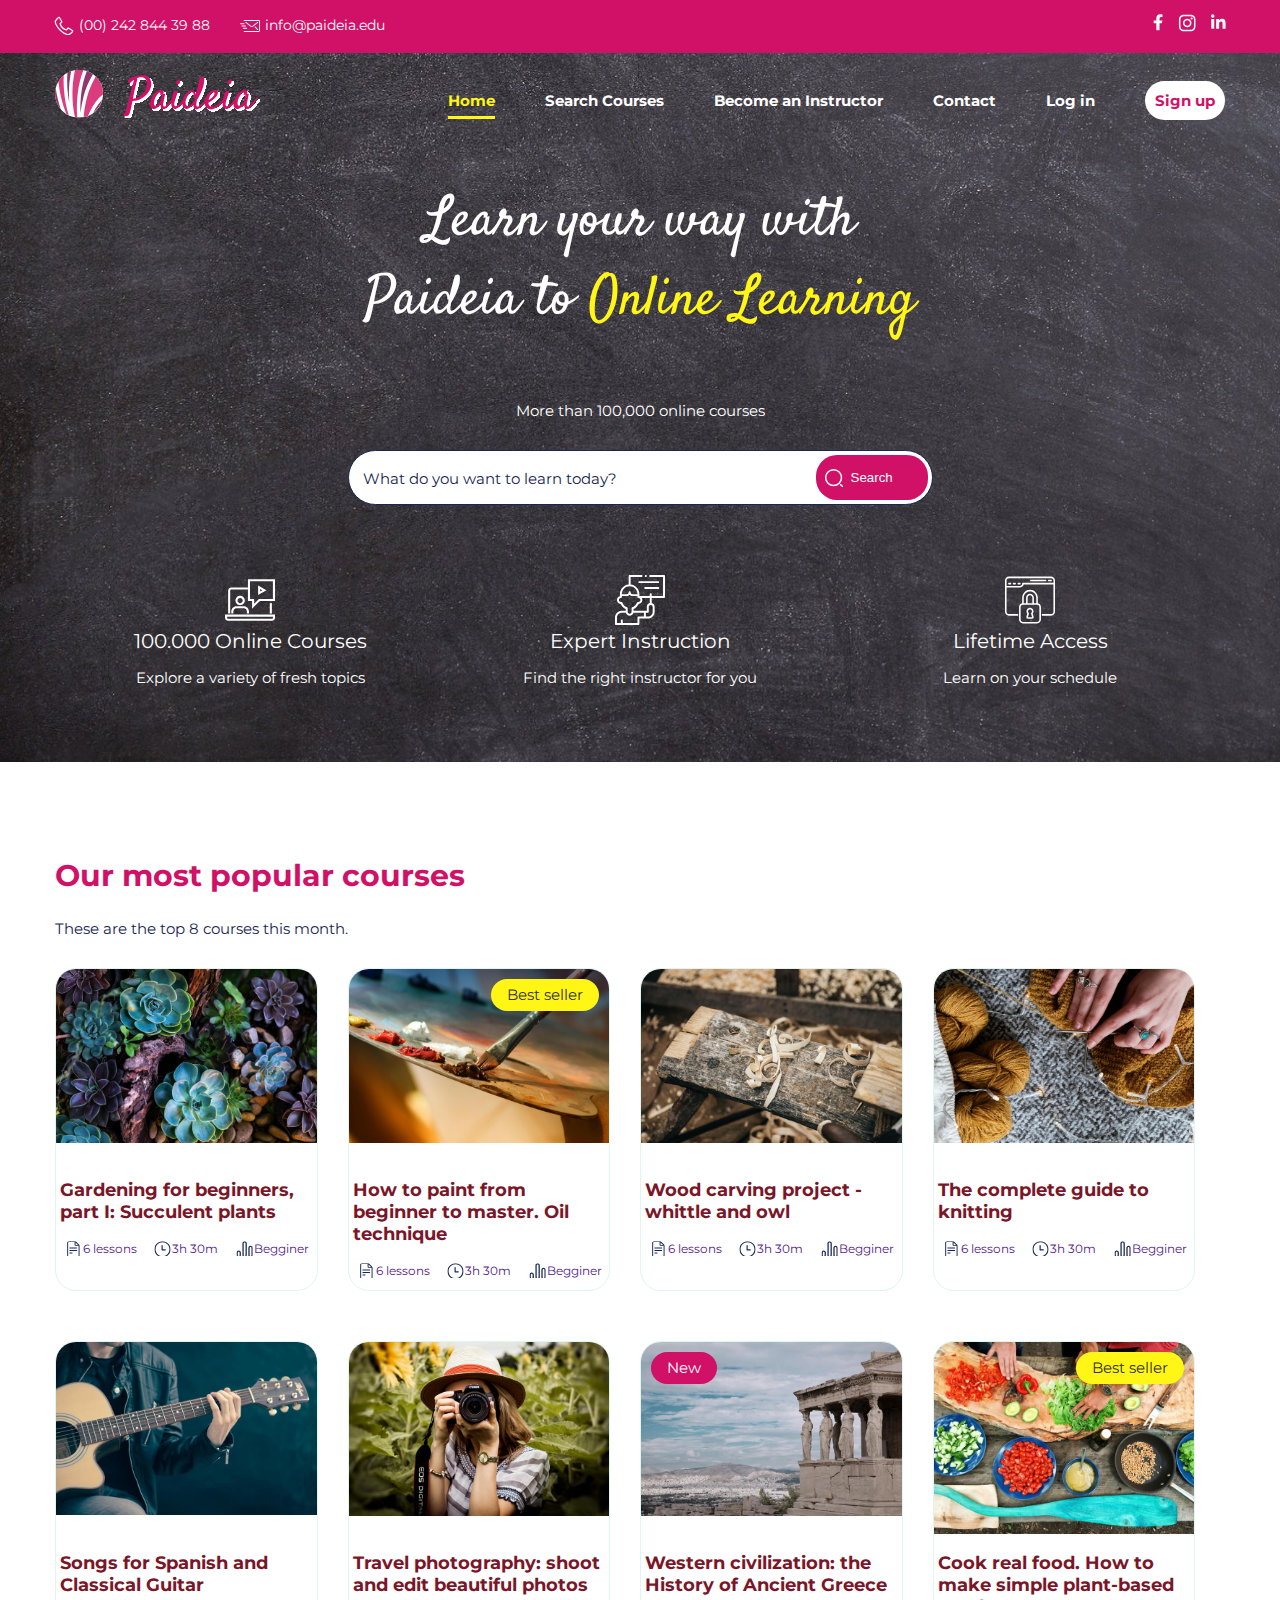
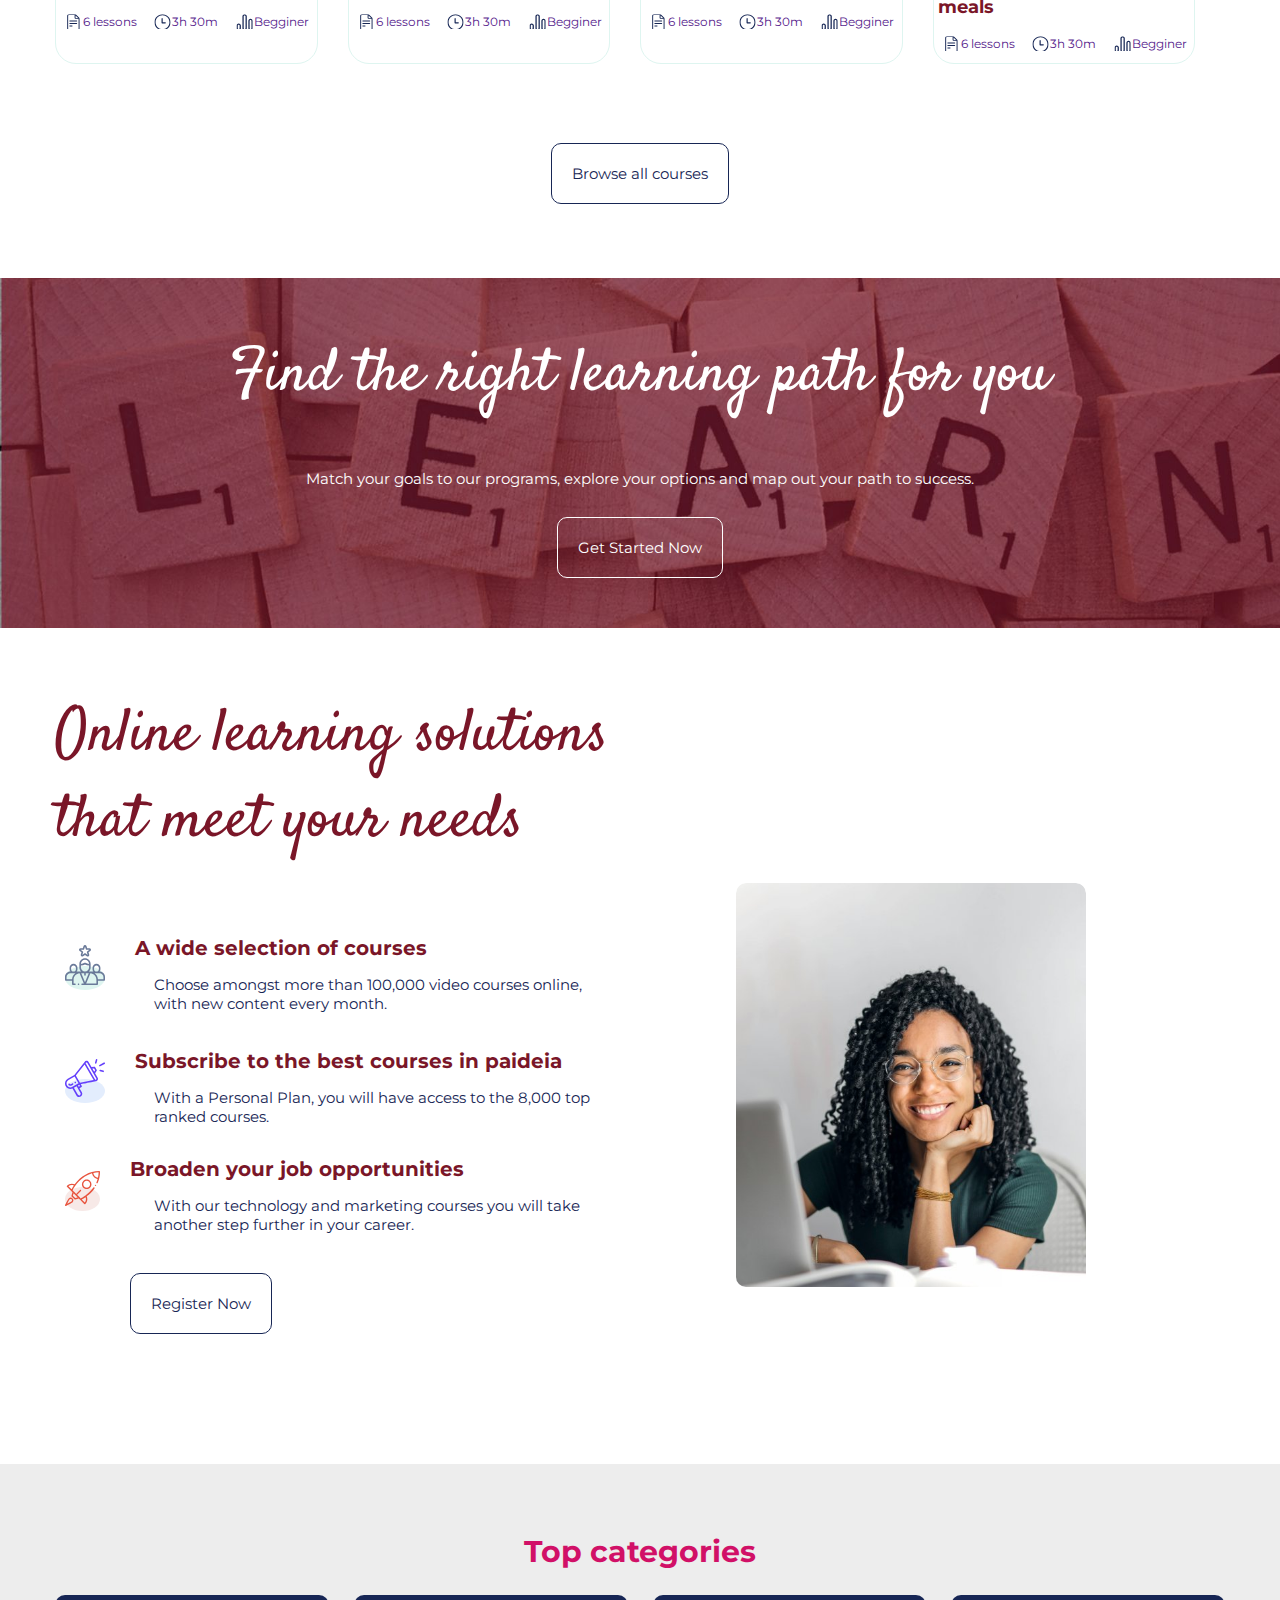
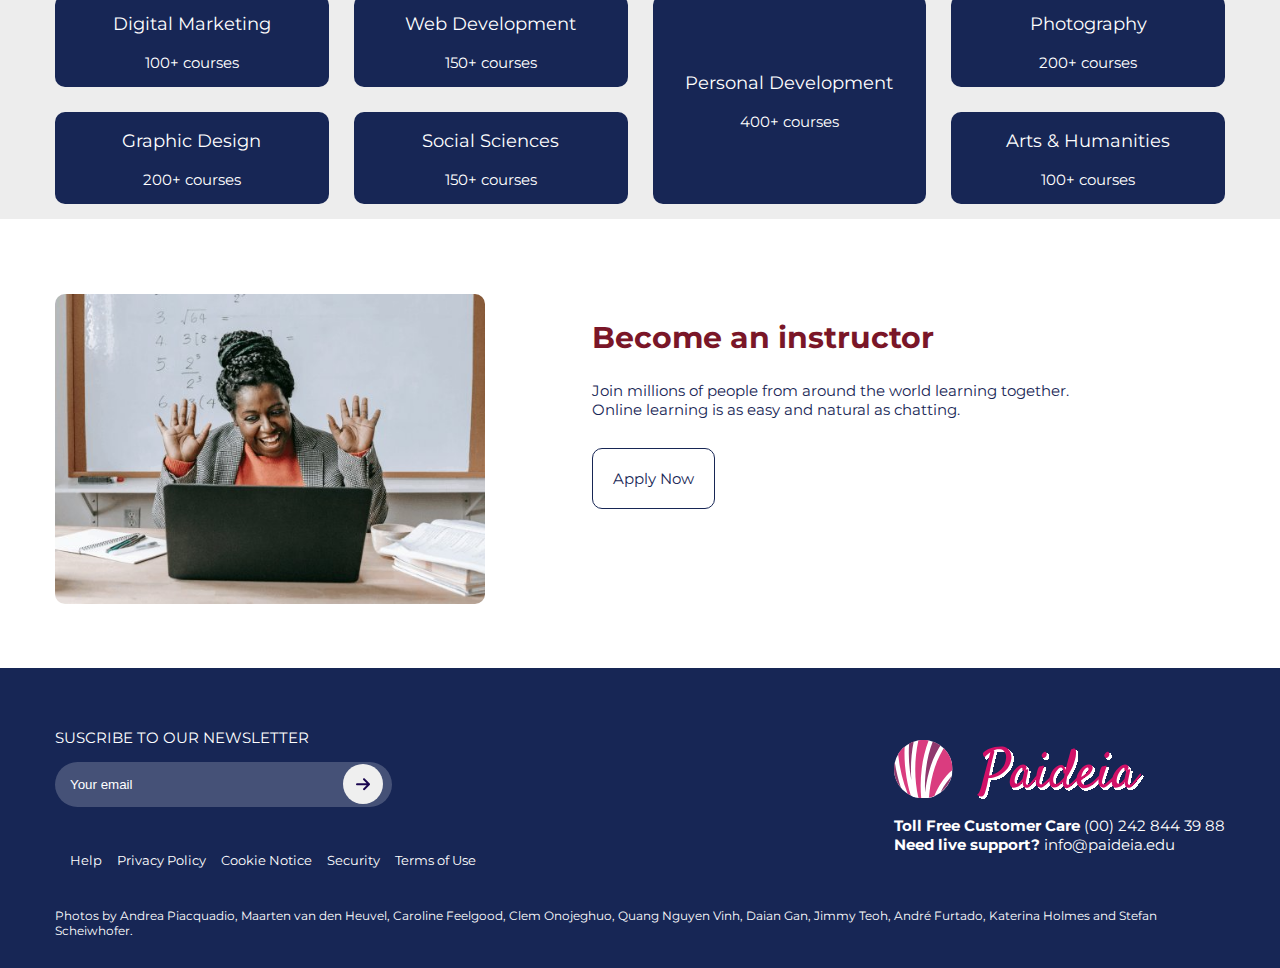
<file: index.html>
<!DOCTYPE html>
<html lang="en">
<head>
    <meta charset="UTF-8">
    <meta name="viewport" content="width=device-width, initial-scale=1.0">
    <meta name="description" content="On our website you will find various courses of different activities, as well as, you can be a teacher.">
    <title>Paideia - Index</title>
    <link rel="stylesheet" href="CSS/estilos.css">
    <link rel="icon" href="IMG/favicon.png" type="image/x-icon">
<!-----------------------------------------------------------------------------FUENTES---------------------->
    <link rel="preconnect" href="https://fonts.googleapis.com">
    <link rel="preconnect" href="https://fonts.gstatic.com" crossorigin>
    <link href="https://fonts.googleapis.com/css2?family=Montserrat:ital@0;1&display=swap" rel="stylesheet">
    <link href="https://fonts.googleapis.com/css2?family=Montserrat:ital,wght@0,500;1,500&display=swap" rel="stylesheet">
    <link href="https://fonts.googleapis.com/css2?family=Montserrat:ital,wght@0,700;1,700&display=swap" rel="stylesheet">
    <link href="https://fonts.googleapis.com/css2?family=Satisfy&display=swap" rel="stylesheet">
</head>
<body>
<header>
<!--ENLACE OCULTO DE SKIP-->
<a href="#main-content"  hreflang="en" class="screen-reader-text">SKIP TO MAIN CONTENT</a>
<!--BLOQUE DE FONDO FUCSIA -->
<div class="headerrosa">
<div class="container">
<div class="flexheader">
    <div>
        <ul class="listconta">
            <li class="telefono"><a href="tel:+002428443988" title="telephone contact" hreflang="en">(00) 242 844 39 88</a></li>
            <li class="email"><a href="mailto:info@paideia.edu" title="contact by email" hreflang="en">info@paideia.edu</a></li>
        </ul>
    </div>
    <div class="rrss">
        <ul class="redessociales">
            <li><a href="https://www.facebook.com/paideia" target="_blank" title="Facebook" hreflang="en"><img src="IMG/facebook.svg" alt="Facebook Icon" width="10" height="25"></a></li>
            <li><a href="https://www.instagram.com/@paideia" target="_blank" title="Instagram" hreflang="en"><img src="IMG/instagram.svg" alt="Instagram Icon" width="18" height="25"></a></li>
            <li><a href="https://www.linkedin.com/paideia" target="_blank" title="Linkedin" hreflang="en"><img src="IMG/linkedin.svg" alt="Linkedin Icon" width="15" height="25"></a></li>
        </ul>
    </div>
</div>
</div>
</div>
<!--BLOQUE DEL FONDO PIZARRA -->
<div class="headergris">
<div class="container">
    <div class="pizarrasup">
    <div class="logo">
        <a href="index.html" title="Paideia logo" hreflang="en"><img src="IMG/logo-paideia.svg" alt="Paideia Logo" width="205" height="90"></a>
    </div>
    <div class="nav">
        <input aria-hidden="true" type="checkbox" id="menustate" />
        <nav class="montserrat-bold">
            <label class="menu_hamburguesa" for="menustate" aria-hidden="true">
                <span class="open"><svg xmlns="http://www.w3.org/2000/svg" width="45" height="45" fill="currentColor" class="bi bi-list" viewBox="0 0 16 16">
                    <path fill-rule="evenodd" d="M2.5 12a.5.5 0 0 1 .5-.5h10a.5.5 0 0 1 0 1H3a.5.5 0 0 1-.5-.5m0-4a.5.5 0 0 1 .5-.5h10a.5.5 0 0 1 0 1H3a.5.5 0 0 1-.5-.5m0-4a.5.5 0 0 1 .5-.5h10a.5.5 0 0 1 0 1H3a.5.5 0 0 1-.5-.5"/>
                  </svg></span>
                <span class="close"><svg xmlns="http://www.w3.org/2000/svg" width="16" height="16" fill="currentColor" class="bi bi-x-lg" viewBox="0 0 16 16">
                    <path d="M2.146 2.854a.5.5 0 1 1 .708-.708L8 7.293l5.146-5.147a.5.5 0 0 1 .708.708L8.707 8l5.147 5.146a.5.5 0 0 1-.708.708L8 8.707l-5.146 5.147a.5.5 0 0 1-.708-.708L7.293 8z"/>
                  </svg></span>
              </label>
        <ul>
            <li><a href="index.html" hreflang="en" class="enlaamari">Home</a></li>
            <li><a href="" hreflang="en">Search Courses</a></li>
            <li><a href="become-an-instructor.html" hreflang="en">Become an Instructor</a></li>
            <li><a href="contact.html" hreflang="en">Contact</a></li>
            <li class="login"><a href="" hreflang="en">Log in</a></li>
            <li class="signup"><a href="" hreflang="en">Sign up</a></li>
        </ul>
        </nav>
    </div>
    </div>
    <div id="lemaylogoindex">
    <h1 id="h1index" class="satisfy-regular">Learn your way with <br>Paideia to <span id="amarillo">Online Learning</span></h1>
    <p>More than 100,000 online courses</p>
    </div>
<!----------------------------------------------------------------------------------------BUSCADOR --------------------------->
        <form id="primerform" method="get" action="#">
        <div id="buscador">
            <input type="text" id="search" name="user_search">
            <label for="search">What do you want to learn today?</label>
            <button type="submit" id="buscaindex">Search</button>
        </div>
        </form>
<!----------------------------------------------------BLOQUE DE 3 IMÁGENES -------------------------------------->
    <div id="tresdivsindex">
        <div>
            <img src="IMG/online-training.svg" alt="" width="50" height="50">
            <p class="iconytext">100.000 Online Courses</p>
            <p>Explore a variety of fresh topics</p>
        </div>
        <div>
            <img src="IMG/teacher.svg" alt="" width="50" height="50">
            <p class="iconytext">Expert Instruction</p>
            <p>Find the right instructor for you</p>
        </div>
        <div> 
            <img src="IMG/access.svg" alt="" width="50" height="50">
            <p class="iconytext">Lifetime Access</p>
            <p>Learn on your schedule</p>
        </div>
    </div>
    </div>
</div>
</header>
<!----------------------------------------------------------------------------------------------ACABA EL ENCABEZADO-->
<!------------------------------------------------------------------------------------------------EMPIEZA EL CUERPO-->
<main id="main-content">
<!--------------------------------------------------------------------------------------SECCIÓN PRIMERA DE CURSOS POPULARES-->
<section>
<div class="container">
    <div id="popularcourses">
    <h2 class="font30">Our most popular courses</h2>
    <p>These are the top 8 courses this month.</p>
    </div>
    <div class="boxcards">
            <div class="card">
            <a href=""><div class="img-card"><img src="IMG/gardening.jpg" alt="Gardening" width="250" height="135"></div>
            <div class="card-inside">
            <p><span class="montserrat-bold">Gardening for beginners, part I: Succulent plants</span></p>
            <ul>
                <li class="leccion">6 lessons</li>
                <li class="duracion">3h 30m</li>
                <li class="nivel">Begginer</li>
            </ul></div></a>
        </div>
        <div class="card">
            <a href=""><div class="img-card"><img src="IMG/painting.jpg" alt="How to paint" width="250" height="135"></div><div class="label best-seller">Best seller</div>
            <div class="card-inside">
            <p><span class="montserrat-bold">How to paint from beginner to master. Oil technique</span></p>
            <ul>
                <li class="leccion">6 lessons</li>
                <li class="duracion">3h 30m</li>
                <li class="nivel">Begginer</li>
            </ul></div></a>
        </div>
       <div class="card">
        <a href=""><div class="img-card"><img src="IMG/wood-carving.jpg" alt="Wood carving project" width="250" height="135"></div>
            <div class="card-inside">
            <p><span class="montserrat-bold">Wood carving project - whittle and owl</span></p>
            <ul>
                <li class="leccion">6 lessons</li>
                <li class="duracion">3h 30m</li>
                <li class="nivel">Begginer</li>
            </ul></div></a>
        </div>
        <div class="card">
            <a href=""><div class="img-card"><img src="IMG/knitting.jpg" alt="guide to knitting" width="250" height="135"></div>
            <div class="card-inside">
            <p><span class="montserrat-bold">The complete guide to knitting</span></p>
            <ul>
                <li class="leccion">6 lessons</li>
                <li class="duracion">3h 30m</li>
                <li class="nivel">Begginer</li>
            </ul></div></a>
        </div>
       <div class="card">
        <a href=""><div class="img-card"><img src="IMG/guitar.jpg" alt="Classical Guitar" width="250" height="135"></div>
            <div class="card-inside">
            <p><span class="montserrat-bold">Songs for Spanish and Classical Guitar</span></p>
            <ul>
                <li class="leccion">6 lessons</li>
                <li class="duracion">3h 30m</li>
                <li class="nivel">Begginer</li>
            </ul></div></a>
        </div>
        <div class="card">
            <a href=""><div class="img-card"><img src="IMG/photography.jpg" alt="photography" width="250" height="135"></div>
            <div class="card-inside">
            <p><span class="montserrat-bold">Travel photography: shoot and edit beautiful photos</span></p>
            <ul>
                <li class="leccion">6 lessons</li>
                <li class="duracion">3h 30m</li>
                <li class="nivel">Begginer</li>
            </ul></div></a>
        </div>
        <div class="card">
            <a href=""><div class="img-card"><img src="IMG/ancient-history.jpg" alt="History of Ancient Greece" width="250" height="135"></div><div class="label">New</div>
            <div class="card-inside">
            <p><span class="montserrat-bold">Western civilization: the History of Ancient Greece</span></p>
            <ul>
                <li class="leccion">6 lessons</li>
                <li class="duracion">3h 30m</li>
                <li class="nivel">Begginer</li>
            </ul></div></a>
        </div>
        <div class="card">
            <a href=""><div class="img-card"><img src="IMG/healthy-cooking.jpg" alt="Cook real food" width="250" height="135"></div><div class="label best-seller">Best seller</div>
            <div class="card-inside">
            <p><span class="montserrat-bold">Cook real food. How to make simple plant-based meals</span></p>
            <ul>
                <li class="leccion">6 lessons</li>
                <li class="duracion">3h 30m</li>
                <li class="nivel">Begginer</li>
            </ul></div></a>
        </div>
    </div>
        <div id="allcourses">
        <a href="">Browse all courses</a>
        </div>
</div>
</section>
<!-----------------------------------------------------------------BLOQUE CON EL FONDO ROJO----------------------------->
<section>
<div id="fondorojo" >
    <h2 class="satisfy-regular">Find the right learning path for you</h2>
    <p>Match your goals to our programs, explore your options and map out your path to success.</p>
        <div id="getstarted">
        <a href="">Get Started Now</a>
        </div>
</div>
</section>
<!---------------------------------------------------SECCIÓN SEGUNDA DE LO QUE SE OFRECE LA EMPRESA-------------------------->
<section id="secsegunda" class="container">
<div class="online-solutions">
<div class="ulfoto">
    <div>
        <h2 class="satisfy-regular" id="solutions">Online learning solutions<br> that meet your needs</h2>
        <ul id="listasolution">
            <li class="iconytext" id="liderazgo"><span class="montserrat-bold">A wide selection of courses</span>
            <p>Choose amongst more than 100,000 video courses online,<br> with new content every month.</p></li>
            <li class="iconytext" id="megafono"><span class="montserrat-bold">Subscribe to the best courses in paideia</span>
            <p>With a Personal Plan, you will have access to the 8,000 top <br>ranked courses.</p></li>
            <li class="iconytext" id="cohete"><span class="montserrat-bold">Broaden your job opportunities</span>
            <p>With our technology and marketing courses you will take<br> another step further in your career.</p></li>
        </ul>
    </div>
    <div id="registernow">
    <a href="">Register Now</a>
    </div>
</div>
<div id="estuson"><img src="IMG/student.jpg" alt="smiling student" width="350" height="400" ></div>
</div>
</section>
<!----------------------------------------------SECCIÓN TERCERA DE CATEGORIAS TOP------------------------------------->
<section id="categorias">
<div class="container">
    <h2 id="categories" class="font30">Top categories</h2>
<!----------------------------------------------------------------------CAJAS------------------------------>
    <div class="cajasazul">
        <div class="caja1"><a href=""><p class="tematica">Digital Marketing</p><p>100+ courses</p></a></div>
        <div class="caja2"><a href=""><p class="tematica">Web Development</p><p>150+ courses</p></a></div>
        <div class="caja3"><a href=""><p class="tematica">Personal Development</p><p>400+ courses</p></a></div>
        <div class="caja4"><a href=""><p class="tematica">Photography</p><p>200+ courses</p></a></div>
        <div class="caja5"><a href=""><p class="tematica">Graphic Design</p><p>200+ courses</p></a></div>
        <div class="caja6"><a href=""><p class="tematica">Social Sciences</p><p>150+ courses</p></a></div>
        <div class="caja7"><a href=""><p class="tematica">Arts & Humanities</p><p>100+ courses</p></a></div>
    </div>
</div>
</section>
<!--------------------------------------------------SECCIÓN CUARTA DE PODER SER PROFESOR---------------------------------->
<section class="container">
<div class="instructorindex">
<div>
    <img src="IMG/instructor.jpg" alt="Teacher" width="430" height="310" class="instructora">
</div>
<div id="textinstruct">
    <h2 class="font30">Become an instructor</h2>
    <p>Join millions of people from around the world learning together.<br> Online learning is as easy and natural as chatting.</p>
    <div class="apply">
        <a href="">Apply Now</a>
    </div>
</div>
</div>
</section>
</main>
<!--PIE DE PÁGINA-->
<footer>
<div class="container">
<div class="flexfooter">
<section class="footizq">
<div>
<!----------------------------------------------------------------SUSCRIPCIÓN NEWSLETTER------------------------------------->
<form method="post" class="newsletter">
    <label for="mail">SUSCRIBE TO OUR NEWSLETTER</label>
    <input type="email" id="mail" name="user_email" value="Your email">
    <button type="submit" class="sendnewsle" id="posinewsle"></button>
</form>
<ul class="menulegal">
    <li><a href="">Help</a></li>
    <li><a href="">Privacy Policy</a></li>
    <li><a href="">Cookie Notice</a></li>
    <li><a href="">Security</a></li>
    <li><a href="">Terms of Use</a></li>
</ul>
</div>
<div class="contafooter">
<!-----------------------------------------------------------------------------LOGO PAIDEIA FOOTER--------------->
<img src="IMG/logo-paideia.svg" alt="Paidea logo" width="250" height="90">
<ul>
    <li><b>Toll Free Customer Care</b><a href="tel:+002428443988" title="telephone contact"> (00) 242 844 39 88</a></li>
    <li><b>Need live support?</b><a href="mailto:info@paideia.edu" title="email contact"> info@paideia.edu</a></li>
</ul>
</div>
</section>
<!------------------------------------------------------------CRÉDITOS IMAGENES------------------->
<section class="footcontac">
    <p class="creditosimg">Photos by <a href="https://www.pexels.com/es-es/foto/feliz-mujer-etnica-sentada-a-la-mesa-con-el-portatil-3769021/" target="_blank" title="Author of the Photo of the smiling student on the home page" hreflang="en">Andrea Piacquadio</a>, <a href="https://www.pexels.com/es-es/foto/persona-sosteniendo-vegetales-en-rodajas-2284166/" target="_blank" title="Author of the cooking course photo" hreflang="en">Maarten van den Heuvel</a>, <a href="https://www.pexels.com/es-es/foto/foto-de-persona-sosteniendo-rollo-de-hilo-marron-3654772/" target="_blank" title="Author of the photo of the sewing course" hreflang="en">Caroline Feelgood</a>, <a href="https://www.pexels.com/es-es/foto/triturar-madera-marron-175709/" target="_blank" title="Author of the carpentry course photo" hreflang="en">Clem Onojeghuo</a>,<a href="https://www.pexels.com/es-es/foto/plantas-suculentas-verdes-y-moradas-2132240/" target="_blank" title="Author of the gardening course photo" hreflang="en"> Quang Nguyen Vinh</a>,
        <a href="https://www.pexels.com/es-es/foto/fotografia-de-foco-superficial-de-pincel-102127/" target="_blank" title="Author of the painting course photo" hreflang="en">Daian Gan</a>,<a href="https://www.pexels.com/es-es/foto/templo-griego-antiguo-951531/" target="_blank" title="Author of the photo from the history course of Ancient Greece" hreflang="en"> Jimmy Teoh</a>, 
        <a href="https://www.pexels.com/es-es/foto/fotografia-de-enfoque-selectivo-de-mujer-sosteniendo-camara-reflex-digital-1264210/" target="_blank" title="Author of the photo from the photography history course" hreflang="en">André Furtado</a>,<a href="https://www.pexels.com/es-es/foto/hombre-en-chaqueta-de-traje-marron-con-anteojos-con-marco-negro-5212317/" target="_blank" title="Photography by Katerina Holmes" hreflang="en"> Katerina Holmes</a> and <a href="https://www.pexels.com/es-es/foto/feliz-mujer-negra-usando-laptop-para-trabajo-en-linea-5905713/" target="_blank" title="Author of the cheerful teacher photo on the home page" hreflang="en">Stefan Scheiwhofer</a>.</p>
    
</section>
</div>
</div>
</footer>
</body>
</html>
</file>
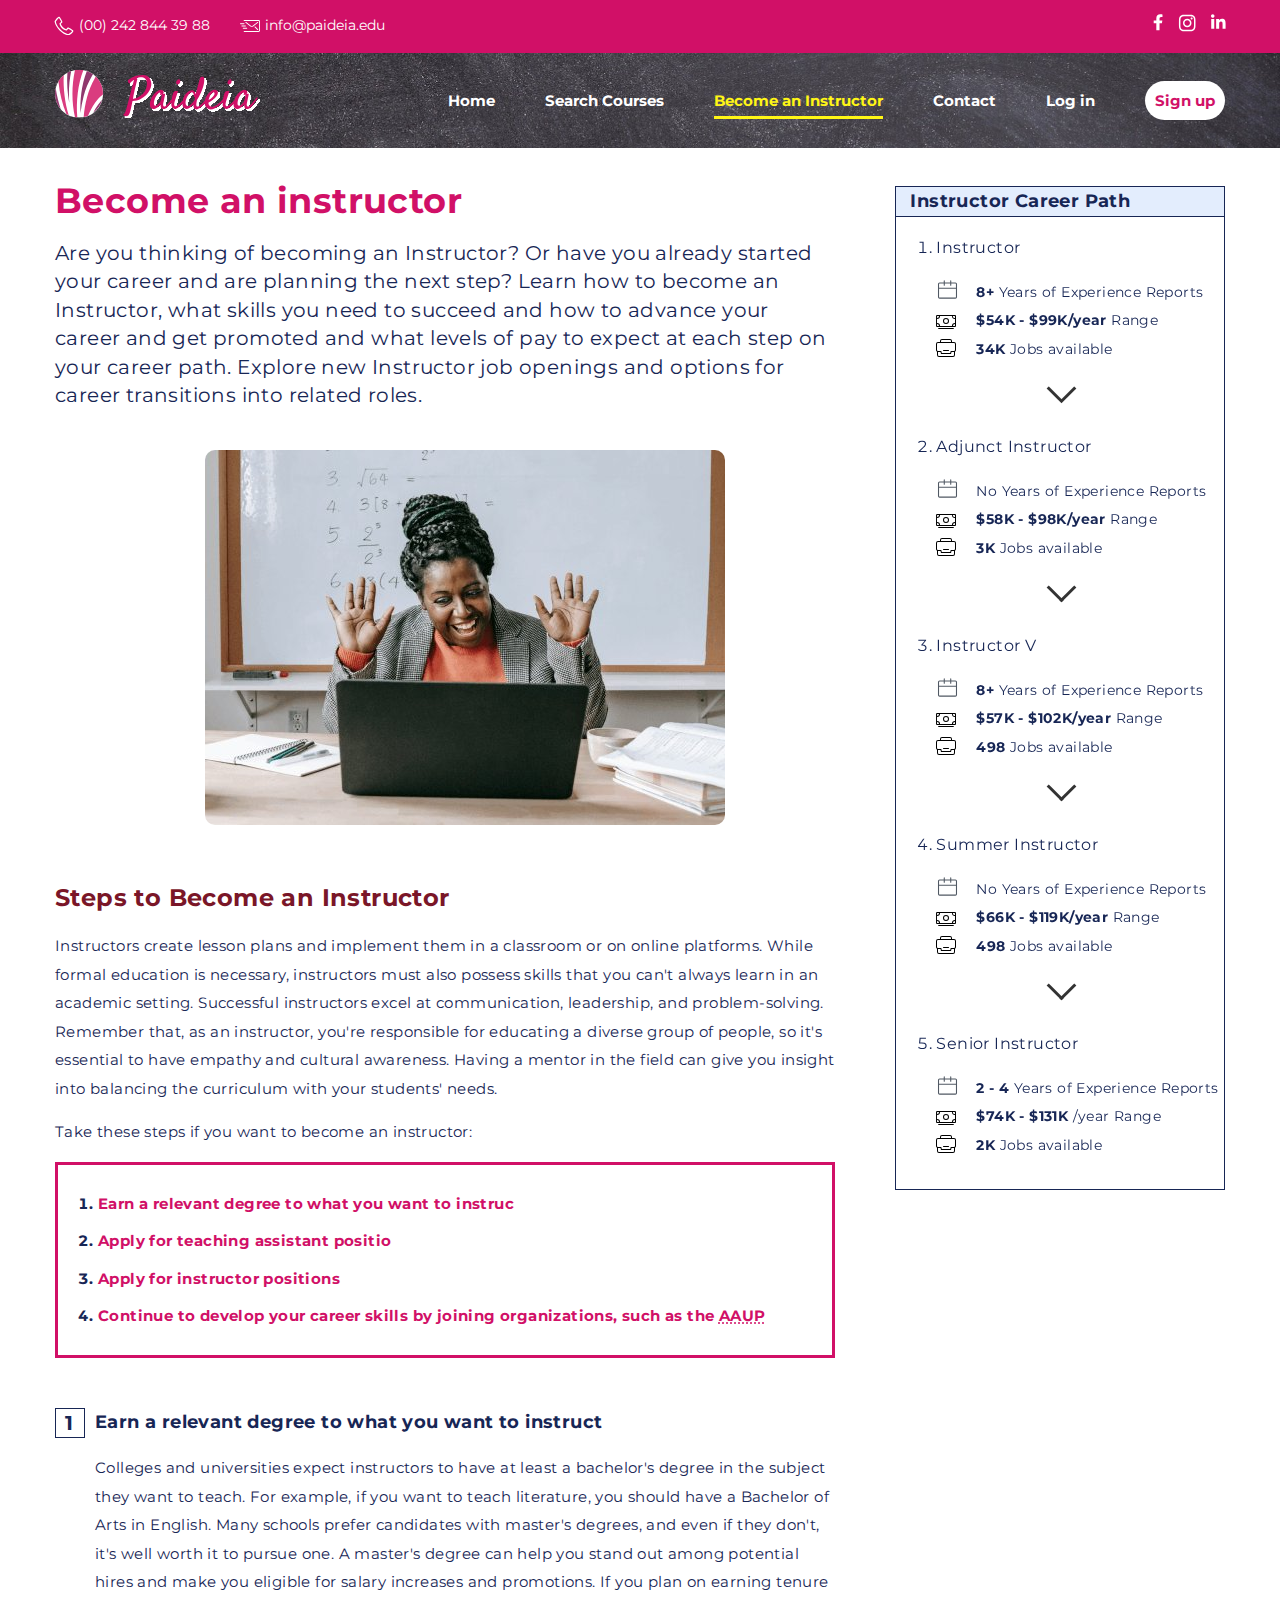
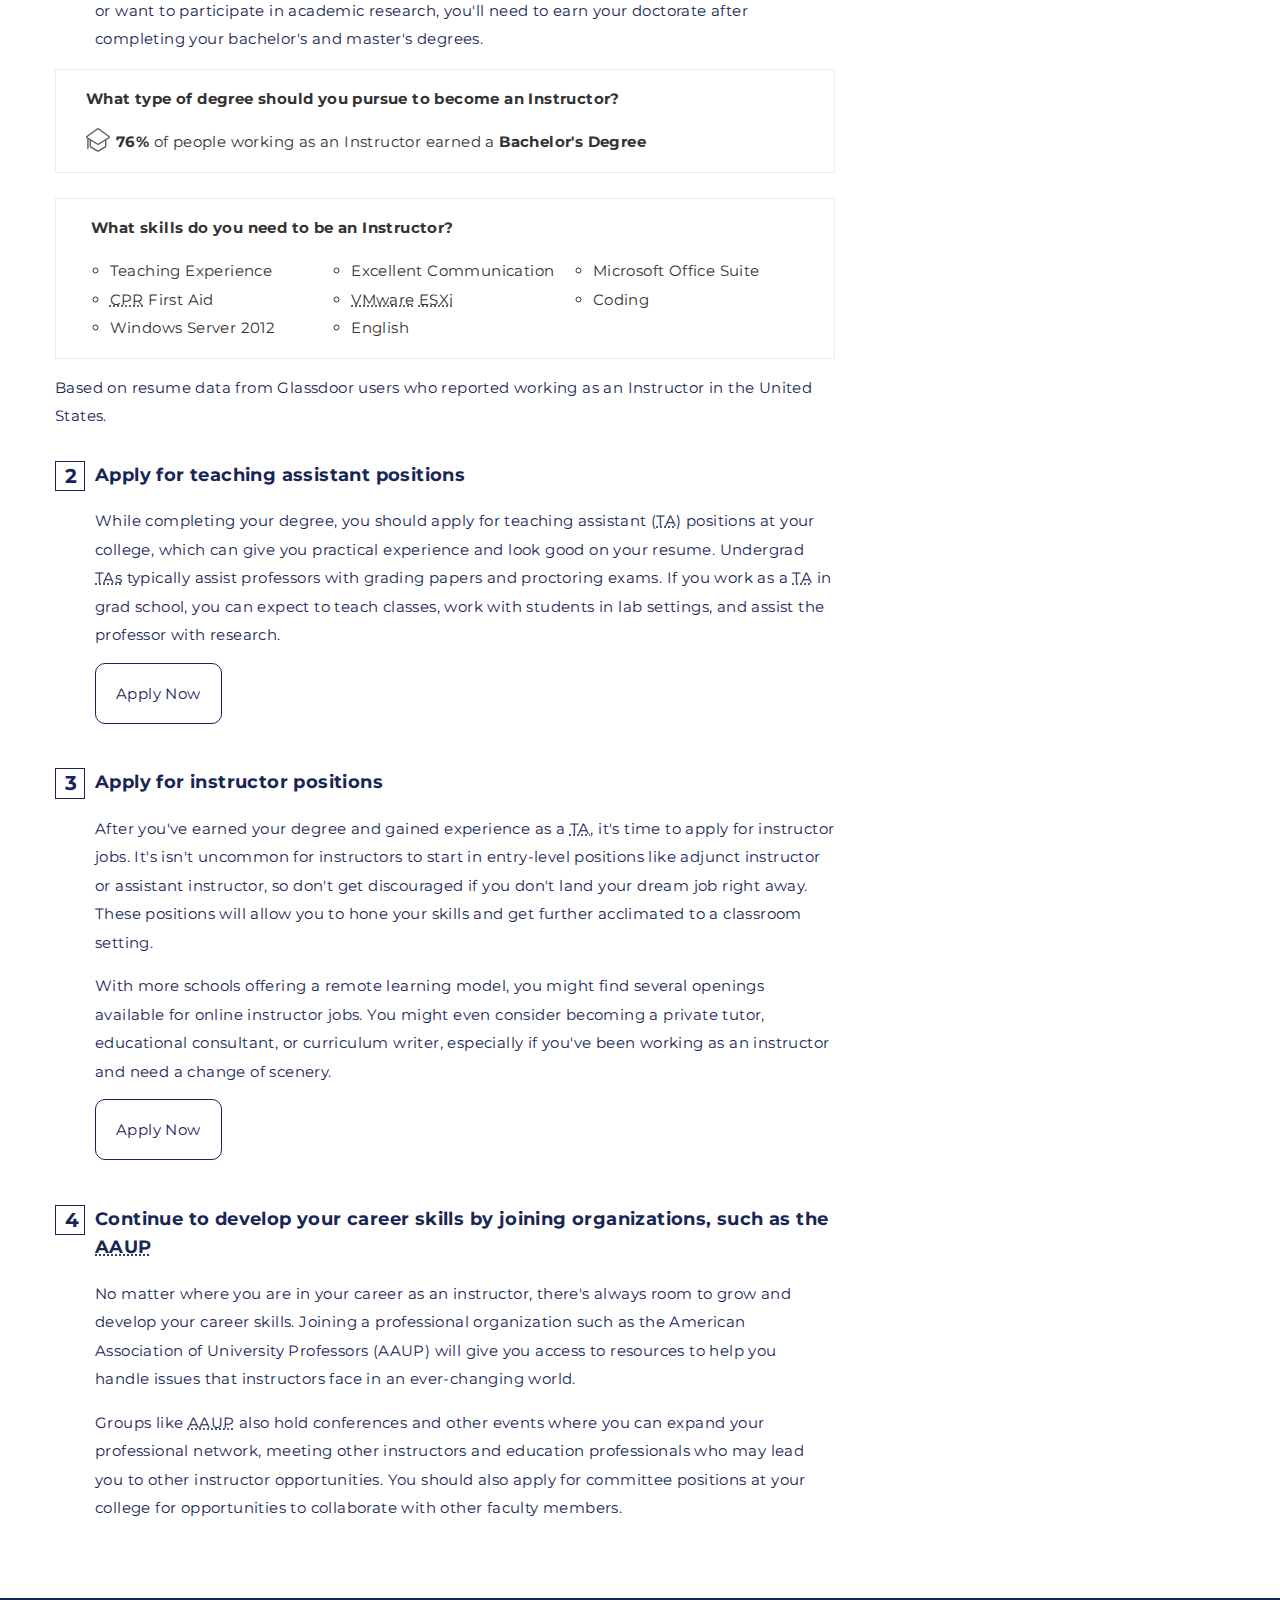
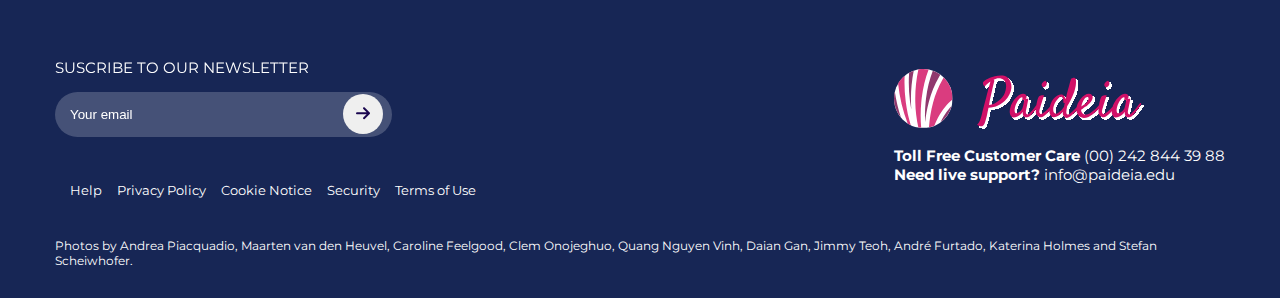
<file: become-an-instructor.html>
<!DOCTYPE html>
<html lang="en">
<head>
    <meta charset="UTF-8">
    <meta name="viewport" content="width=device-width, initial-scale=1.0">
    <meta name="description" content="Are you thinking about joining the community as a teacher? Follow the steps we leave you below.">
    <title>Become an instructor</title>
    <link rel="stylesheet" href="CSS/estilos.css">
    <link rel="icon" href="IMG/favicon.png" type="image/x-icon">
<!----------------------------------------------------------------------------------FAMILIA FUENTE----------------->
    <link rel="preconnect" href="https://fonts.googleapis.com">
    <link rel="preconnect" href="https://fonts.gstatic.com" crossorigin>
    <link href="https://fonts.googleapis.com/css2?family=Montserrat:ital@0;1&display=swap" rel="stylesheet">
    <link href="https://fonts.googleapis.com/css2?family=Montserrat:ital,wght@0,500;1,500&display=swap" rel="stylesheet">
    <link href="https://fonts.googleapis.com/css2?family=Montserrat:ital,wght@0,700;1,700&display=swap" rel="stylesheet">
    <link href="https://fonts.googleapis.com/css2?family=Satisfy&display=swap" rel="stylesheet">
</head>
<body>
    <header>
        <!--ENLACE OCULTO DE SKIP-->
        <a href="#main-content"  hreflang="en" class="screen-reader-text">Skip to main content</a>
        <!--BLOQUE DE FONDO FUCSIA -->
        <div class="headerrosa">
        <div class="container">
        <div class="flexheader">
            <div>
                <ul class="listconta">
                    <li class="telefono"><a href="tel:+002428443988" title="telephone contact" hreflang="en">(00) 242 844 39 88</a></li>
                    <li class="email"><a href="mailto:info@paideia.edu" title="contact by email" hreflang="en">info@paideia.edu</a></li>
                </ul>
            </div>
            <div class="rrss">
                <ul class="redessociales">
                    <li><a href="https://www.facebook.com/paideia" target="_blank" title="Facebook" hreflang="en"><img src="IMG/facebook.svg" alt="Facebook icon" width="10" height="25"></a></li>
                    <li><a href="https://www.instagram.com/@paideia" target="_blank" title="Instagram" hreflang="en"><img src="IMG/instagram.svg" alt="Instagram icon" width="18" height="25"></a></li>
                    <li><a href="https://www.linkedin.com/paideia" target="_blank" title="Linkedin" hreflang="en"><img src="IMG/linkedin.svg" alt="Linkedin icon" width="15" height="25"></a></li>
                </ul>
            </div>
        </div>
        </div>
        </div>
        <!--BLOQUE DEL FONDO PIZARRA -->
        <div class="headergris">
        <div class="container">
            <div class="pizarrasup">
            <div class="logo">
                <a href="index.html" title="Paideia logo" hreflang="en"><img src="IMG/logo-paideia.svg" alt="Paideia logo" width="205" height="90"></a>
            </div>
            <div class="nav"> 
                <div class="nav">
                    <input aria-hidden="true" type="checkbox" id="menustate" />
                    <nav class="montserrat-bold">
                        <label class="menu_hamburguesa" for="menustate" aria-hidden="true">
                            <span class="open"><svg xmlns="http://www.w3.org/2000/svg" width="45" height="45" fill="currentColor" class="bi bi-list" viewBox="0 0 16 16">
                                <path fill-rule="evenodd" d="M2.5 12a.5.5 0 0 1 .5-.5h10a.5.5 0 0 1 0 1H3a.5.5 0 0 1-.5-.5m0-4a.5.5 0 0 1 .5-.5h10a.5.5 0 0 1 0 1H3a.5.5 0 0 1-.5-.5m0-4a.5.5 0 0 1 .5-.5h10a.5.5 0 0 1 0 1H3a.5.5 0 0 1-.5-.5"/>
                              </svg></span>
                            <span class="close"><svg xmlns="http://www.w3.org/2000/svg" width="16" height="16" fill="currentColor" class="bi bi-x-lg" viewBox="0 0 16 16">
                                <path d="M2.146 2.854a.5.5 0 1 1 .708-.708L8 7.293l5.146-5.147a.5.5 0 0 1 .708.708L8.707 8l5.147 5.146a.5.5 0 0 1-.708.708L8 8.707l-5.146 5.147a.5.5 0 0 1-.708-.708L7.293 8z"/>
                              </svg></span>
                          </label>
                            <ul>
                        <li><a href="index.html" hreflang="en">Home</a></li>
                        <li><a href="" hreflang="en">Search Courses</a></li>
                        <li><a href="become-an-instructor.html" hreflang="en" class="enlaamari">Become an Instructor</a></li>
                        <li><a href="contact.html" hreflang="en">Contact</a></li>
                        <li class="login"><a href="" hreflang="en">Log in</a></li>
                        <li class="signup"><a href="" hreflang="en">Sign up</a></li>
                    </ul>
                    </nav>
            </div>
            </div>
        </div>
        </div>
        </div>
    </header>
<!--------------------------------------------------CUERPO DE LA WEB---------------------------------->
<main class="container" id="main-content">
<div class="flexmain">
<article id="artículo">
<!--------------------------------------------------PÁRRAFO PRINCIPAL---------------------------------->
<section id="seccion1">
<h1>Become an instructor</h1>
<p id="introduccion">Are you thinking of becoming an Instructor? Or have you already started your career and are planning the next step? Learn how to become an Instructor, what skills you need to succeed and how to advance your career and get promoted and what levels of pay to expect at each step on your career path. Explore new Instructor job openings and options for career transitions into related roles.</p>
<img src="IMG/instructor.jpg" alt="Teacher" width="430" height="310" class="instructora2">
</section>
<!---------------------------------------------------------------STEPS TO BECOME AN INSTRUCTOR---------------------------------->
<section id="seccion2">
<h2 class="subapart">Steps to Become an Instructor</h2>
<p>Instructors create lesson plans and implement them in a classroom or on online platforms. While formal education is necessary, instructors must also possess skills that you can't always learn in an academic setting. Successful instructors excel at communication, leadership, and problem-solving. Remember that, as an instructor, you're responsible for educating a diverse group of people, so it's essential to have empathy and cultural awareness. Having a mentor in the field can give you insight into balancing the curriculum with your students' needs.</p>
<p>Take these steps if you want to become an instructor:</p>
<!--------------------------------------------------------------------LISTA CON LOS ENLACES ANCLA------------------------>
<ol id="stepbox" class="montserrat-bold">
    <li><a href="#primerpaso">Earn a relevant degree to what you want to instruc</a></li>
    <li><a href="#segundopaso">Apply for teaching assistant positio</a></li>
    <li><a href="#tercerpaso">Apply for instructor positions</a></li>
    <li><a href="#cuartopaso">Continue to develop your career skills by joining organizations, such as the <abbr title="American Association of University Professors" lang="en">AAUP</abbr></a></li>
</ol>
</section>
<!--------------------------------------------------LISTA OL (4 <LI>)---------------------------------->
<section id="listapasos">
    <ol id="steps">
        <li class="listnum"><h3 id="primerpaso">Earn a relevant degree to what you want to instruct</h3>
        <p>Colleges and universities expect instructors to have at least a bachelor's degree in the subject they want to teach. For example, if you want to teach literature, you should have a Bachelor of Arts in English. Many schools prefer candidates with master's degrees, and even if they don't, it's well worth it to pursue one. A master's degree can help you stand out among potential hires and make you eligible for salary increases and promotions. If you plan on earning tenure or want to participate in academic research, you'll need to earn your doctorate after completing your bachelor's and master's degrees.</p></li>
    <!------------------------------------------PRIMERA CAJA DEL OL PRIMERO-->
        <li id="typedegree">
            <p class="montserrat-bold">What type of degree should you pursue to become an Instructor?</p>
            <p id="gorro"><span class="montserrat-bold">76%</span> of people working as an Instructor earned a <span class="montserrat-bold">Bachelor's Degree</span></p></li>
    
            <!------------------------------------------SEGUNDA CAJA DEL OL PRIMERO-->
        <li id="typeskills">
        <p class="montserrat-bold">What skills do you need to be an Instructor?</p>
            <ul id="gridskill">
                <li>Teaching Experience</li>
                <li>Excellent Communication</li>
                <li>Microsoft Office Suite</li>
                <li><abbr title="cardiopulmonary resuscitation" lang="en">CPR</abbr> First Aid</li>
                <li><abbr title="Virtual Machine Software" lang="en">VMware</abbr> <abbr title="Elastic Search X integrated" lang="en"> ESXi</abbr></li>
                <li>Coding</li>
                <li>Windows Server 2012</li>
                <li>English</li>
            </ul>
        </li>
        <li id="pespe"><p>Based on resume data from Glassdoor users who reported working as an Instructor in the United States.</p></li>

        <!-----------------------------------------------------------------------------------------ELEMENTO SEGUNDO DEL OL---------->
        <li class="listnum"><h3 id="segundopaso">Apply for teaching assistant positions</h3>
        <p>While completing your degree, you should apply for teaching assistant (<abbr title="Teaching Assistant" lang="en">TA</abbr>) positions at your college, which can give you practical experience and look good on your resume. Undergrad <abbr title="Teaching Assistant" lang="en">TAs</abbr> typically assist professors with grading papers and proctoring exams. If you work as a <abbr title="Teaching Assistant" lang="en">TA</abbr> in grad school, you can expect to teach classes, work with students in lab settings, and assist the professor with research.</p></li>
        <li class="apply2">
            <a href="">Apply Now</a>
        </li>
        
        <!-----------------------------------------------------------------------------------------ELEMENTO TERCERO DEL OL---------->
        <li class="listnum"><h3 id="tercerpaso">Apply for instructor positions</h3>
        <p>After you've earned your degree and gained experience as a <abbr title="Teaching Assistant" lang="en">TA</abbr>, it's time to apply for instructor jobs. It's isn't uncommon for instructors to start in entry-level positions like <a href="https://www.glassdoor.com/Job/adjunct-professor-jobs-SRCH_KO0,17.htm" target="_blank">adjunct instructor</a>  or assistant instructor, so don't get discouraged if you don't land your dream job right away. These positions will allow you to hone your skills and get further acclimated to a classroom setting.</p>
        <p>With more schools offering a remote learning model, you might find several openings available for online <a href="https://www.glassdoor.com/Job/online-instructor-jobs-SRCH_KO0,17.htm" target="_blank">instructor jobs</a>. You might even consider becoming a private tutor, educational consultant, or curriculum writer, especially if you've been working as an instructor and need a change of scenery.</p></li>
        <li class="apply2">
            <a href="">Apply Now</a>
        </li>
        
        <!-----------------------------------------------------------------------------------------ELEMENTO CUARTO DEL OL---------->
        <li class="listnum"><h3 id="cuartopaso">Continue to develop your career skills by joining organizations, such as the <abbr title="American Association of University Professors" lang="en">AAUP</abbr></h3>
        <p>No matter where you are in your career as an instructor, there's always room to grow and develop your career skills. Joining a professional organization such as the American Association of University Professors (AAUP) will give you access to resources to help you handle issues that instructors face in an ever-changing world.</p>
        <p>Groups like <abbr title="American Association of University Professors" lang="en">AAUP</abbr> also hold conferences and other events where you can expand your professional network, meeting other instructors and education professionals who may lead you to other instructor opportunities. You should also apply for committee positions at your college for opportunities to collaborate with other faculty members.</p></li>
    </ol>
</section>
</article>
<!----------------------------------------------------ASIDE INSTRUCTOR CAREER PATH----------------------->
<aside id="asidesticky">
<section id="progresoprofe">
        <div id="box1">
            <h3>Instructor Career Path</h3>
        </div>
        <!-----------------------------------------------------CAJA CON LOS DISTINTOS CARGOS----------------------------->
        <div id="box2">
            <ol id="careerpath">
                <li class="cargo">Instructor
                    <ul class="caractcargo">
                        <li><b>8+</b> Years of Experience Reports</li>
                        <li class="dinero"><b>$54K - $99K/year</b> Range</li>
                        <li class="cartera"><b>34K</b> Jobs available</li>
                    </ul></li>
                    
                <li class="cargo">Adjunct Instructor
                <ul class="caractcargo">
                    <li>No Years of Experience Reports</li>
                    <li class="dinero"><b>$58K - $98K/year</b> Range</li>
                    <li class="cartera"><b>3K</b> Jobs available</li>
                </ul></li>

                <li class="cargo">Instructor V
                <ul class="caractcargo">
                    <li><b>8+</b> Years of Experience Reports</li>
                    <li class="dinero"><b>$57K - $102K/year</b> Range</li>
                    <li class="cartera"><b>498</b> Jobs available</li>
                </ul></li>

                <li class="cargo">Summer Instructor
                <ul class="caractcargo">
                    <li>No Years of Experience Reports</li>
                    <li class="dinero"><b>$66K - $119K/year</b> Range</li>
                    <li class="cartera"><b>498</b> Jobs available</li>
                </ul></li>

                <li class="cargo">Senior Instructor
                <ul class="caractcargo" id="outflecha">
                    <li><b>2 - 4</b> Years of Experience Reports</li>
                    <li class="dinero"><b>$74K - $131K</b> /year Range</li>
                    <li class="cartera"><b>2K</b> Jobs available</li>
                </ul></li>
            </ol>
        </div>
</section>
</aside>
</div>
</main>
<!---------------------------------------------------------------------PIE DE PÁGINA-->
<footer>
    <div class="container">
    <div class="flexfooter">
    <section class="footizq">
    <div>
<!----------------------------------------------------------------SUSCRIPCIÓN NEWSLETTER------------------------------------->
    <form method="post" class="newsletter">
        <label for="mail">SUSCRIBE TO OUR NEWSLETTER</label>
        <input type="email" id="mail" name="user_email" value="Your email">
        <button type="submit" class="sendnewsle"></button>
    </form>
    <ul class="menulegal">
        <li><a href="">Help</a></li>
        <li><a href="">Privacy Policy</a></li>
        <li><a href="">Cookie Notice</a></li>
        <li><a href="">Security</a></li>
        <li><a href="">Terms of Use</a></li>
    </ul>
    </div>
    <div class="contafooter">
<!------------------------------------------------------------------------------------LOGO PAIDEIA FOOTER--------------->
    <img src="IMG/logo-paideia.svg" alt="Paidea logo" width="250" height="90">
    <ul>
        <li><b>Toll Free Customer Care</b><a href="tel:+002428443988" title="telephone contact" hreflang="en"> (00) 242 844 39 88</a></li>
        <li><b>Need live support?</b><a href="mailto:info@paideia.edu" title="email contact" hreflang="en"> info@paideia.edu</a></li>
    </ul>
    </div>
    </section>
    <!----------------------------------------------------------------------------CRÉDITOS IMAGENES---------------------->
    <section class="footcontac">
        <p class="creditosimg">Photos by <a href="https://www.pexels.com/es-es/foto/feliz-mujer-etnica-sentada-a-la-mesa-con-el-portatil-3769021/" target="_blank" title="Author of the Photo of the smiling student on the home page" hreflang="en">Andrea Piacquadio</a>, <a href="https://www.pexels.com/es-es/foto/persona-sosteniendo-vegetales-en-rodajas-2284166/" target="_blank" title="Author of the cooking course photo" hreflang="en">Maarten van den Heuvel</a>, <a href="https://www.pexels.com/es-es/foto/foto-de-persona-sosteniendo-rollo-de-hilo-marron-3654772/" target="_blank" title="Author of the photo of the sewing course" hreflang="en">Caroline Feelgood</a>, <a href="https://www.pexels.com/es-es/foto/triturar-madera-marron-175709/" target="_blank" title="Author of the carpentry course photo" hreflang="en">Clem Onojeghuo</a>,<a href="https://www.pexels.com/es-es/foto/plantas-suculentas-verdes-y-moradas-2132240/" target="_blank" title="Author of the gardening course photo" hreflang="en"> Quang Nguyen Vinh</a>,
            <a href="https://www.pexels.com/es-es/foto/fotografia-de-foco-superficial-de-pincel-102127/" target="_blank" title="Author of the painting course photo" hreflang="en">Daian Gan</a>,<a href="https://www.pexels.com/es-es/foto/templo-griego-antiguo-951531/" target="_blank" title="Author of the photo from the history course of Ancient Greece" hreflang="en"> Jimmy Teoh</a>, 
            <a href="https://www.pexels.com/es-es/foto/fotografia-de-enfoque-selectivo-de-mujer-sosteniendo-camara-reflex-digital-1264210/" target="_blank" title="Author of the photo from the photography history course" hreflang="en">André Furtado</a>,<a href="https://www.pexels.com/es-es/foto/hombre-en-chaqueta-de-traje-marron-con-anteojos-con-marco-negro-5212317/" target="_blank" title="Photography by Katerina Holmes" hreflang="en"> Katerina Holmes</a> and <a href="https://www.pexels.com/es-es/foto/feliz-mujer-negra-usando-laptop-para-trabajo-en-linea-5905713/" target="_blank" title="Author of the cheerful teacher photo on the home page" hreflang="en">Stefan Scheiwhofer</a>.</p>
        
    </section>
    </div>
    </div>
    </footer>
</body>
</html>
</file>
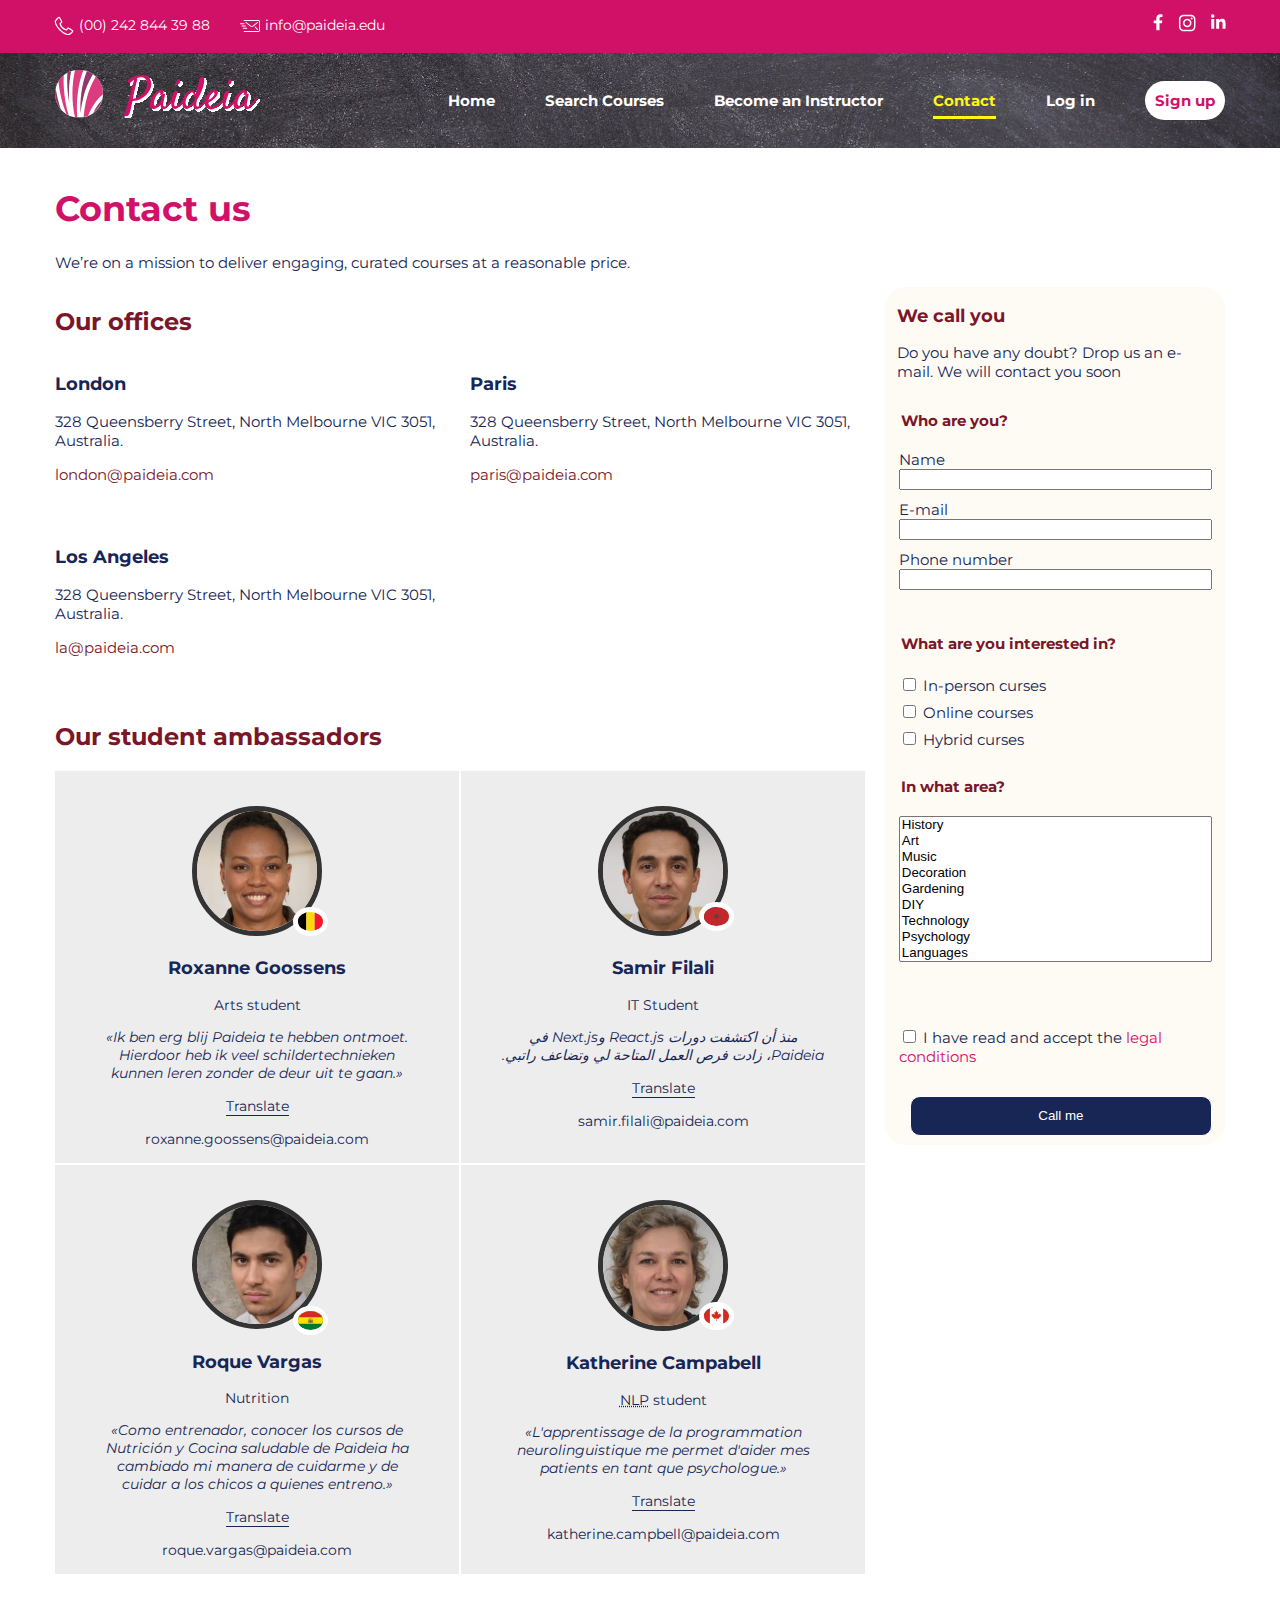
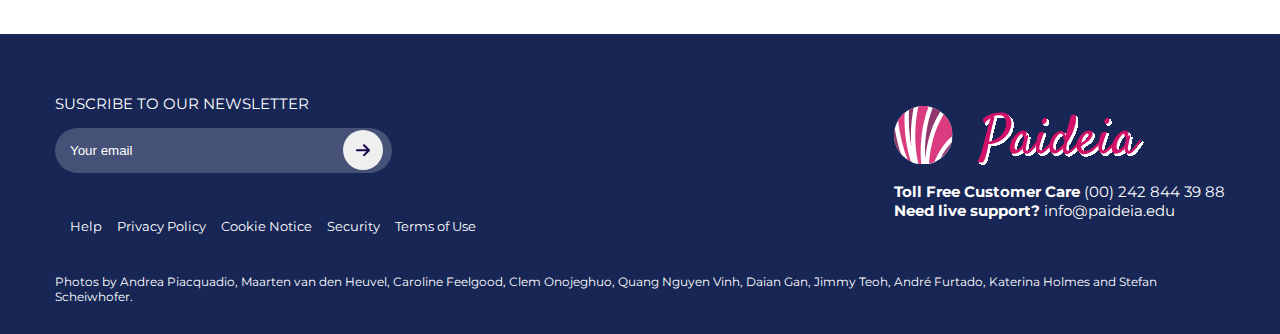
<file: contact.html>
<!DOCTYPE html>
<html lang="en">
<head>
    <meta charset="UTF-8">
    <meta name="viewport" content="width=device-width, initial-scale=1.0">
    <meta name="description" content="Are you interested in studying with us? Contact us online or find us in our offices.">
    <title>Contact</title>
    <link rel="stylesheet" href="CSS/estilos.css">
    <link rel="icon" href="IMG/favicon.png" type="image/x-icon">
<!--------------------------------------------------------------------------------FAMILIAS FUENTE-------------------->
    <link rel="preconnect" href="https://fonts.googleapis.com">
    <link rel="preconnect" href="https://fonts.gstatic.com" crossorigin>
    <link href="https://fonts.googleapis.com/css2?family=Montserrat:ital@0;1&display=swap" rel="stylesheet">
    <link href="https://fonts.googleapis.com/css2?family=Montserrat:ital,wght@0,500;1,500&display=swap" rel="stylesheet">
    <link href="https://fonts.googleapis.com/css2?family=Montserrat:ital,wght@0,700;1,700&display=swap" rel="stylesheet">
    <link href="https://fonts.googleapis.com/css2?family=Satisfy&display=swap" rel="stylesheet">
</head>
<body>
    <header>
        <!--ENLACE OCULTO DE SKIP-->
        <a href="#main-content"  hreflang="en" class="screen-reader-text">Skip to main content</a>
        <!--BLOQUE DE FONDO FUCSIA -->
        <div class="headerrosa">
        <div class="container">
        <div class="flexheader">
            <div>
                <ul class="listconta">
                    <li class="telefono"><a href="tel:+002428443988" title="telephone contact" hreflang="en">(00) 242 844 39 88</a></li>
                    <li class="email"><a href="mailto:info@paideia.edu" title="contact by email" hreflang="en">info@paideia.edu</a></li>
                </ul>
            </div>
            <div class="rrss">
                <ul class="redessociales">
                    <li><a href="https://www.facebook.com/paideia" target="_blank" title="Red Social de Facebook" hreflang="en"><img src="IMG/facebook.svg" alt="Facebook icon" width="10" height="25"></a></li>
                    <li><a href="https://www.instagram.com/@paideia" target="_blank" title="Red social de Instagram" hreflang="en"><img src="IMG/instagram.svg" alt="Instagram icon" width="18" height="25"></a></li>
                    <li><a href="https://www.linkedin.com/paideia" target="_blank" title="Red social de Linkedin" hreflang="en"><img src="IMG/linkedin.svg" alt="Linkedin icon" width="15" height="25"></a></li>
                </ul>
            </div>
        </div>
        </div>
        </div>
        <!--BLOQUE DEL FONDO PIZARRA -->
        <div class="headergris">
        <div class="container">
            <div class="pizarrasup">
            <div class="logo">
                <a href="index.html" title="Paideia logo" hreflang="en"><img src="IMG/logo-paideia.svg" alt="Paideia logo" width="205" height="90"></a>
            </div>
            <div class="nav">
                <input aria-hidden="true" type="checkbox" id="menustate" />
                <nav class="montserrat-bold">
                    <label class="menu_hamburguesa" for="menustate" aria-hidden="true">
                        <span class="open"><svg xmlns="http://www.w3.org/2000/svg" width="45" height="45" fill="currentColor" class="bi bi-list" viewBox="0 0 16 16">
                            <path fill-rule="evenodd" d="M2.5 12a.5.5 0 0 1 .5-.5h10a.5.5 0 0 1 0 1H3a.5.5 0 0 1-.5-.5m0-4a.5.5 0 0 1 .5-.5h10a.5.5 0 0 1 0 1H3a.5.5 0 0 1-.5-.5m0-4a.5.5 0 0 1 .5-.5h10a.5.5 0 0 1 0 1H3a.5.5 0 0 1-.5-.5"/>
                          </svg></span>
                        <span class="close"><svg xmlns="http://www.w3.org/2000/svg" width="16" height="16" fill="currentColor" class="bi bi-x-lg" viewBox="0 0 16 16">
                            <path d="M2.146 2.854a.5.5 0 1 1 .708-.708L8 7.293l5.146-5.147a.5.5 0 0 1 .708.708L8.707 8l5.147 5.146a.5.5 0 0 1-.708.708L8 8.707l-5.146 5.147a.5.5 0 0 1-.708-.708L7.293 8z"/>
                          </svg></span>
                      </label>
                        <ul>
                    <li><a href="index.html" hreflang="en">Home</a></li>
                    <li><a href="" hreflang="en">Search Courses</a></li>
                    <li><a href="become-an-instructor.html" hreflang="en">Become an Instructor</a></li>
                    <li><a href="contact.html" hreflang="en" class="enlaamari">Contact</a></li>
                    <li class="login"><a href="" hreflang="en">Log in</a></li>
                    <li class="signup"><a href="" hreflang="en">Sign up</a></li>
                </ul>
                </nav>
            </div>
            </div>
        </div>
        </div>
    </header>
<main class="container" id="main-content">
<div id="contact">
    <h1>Contact us</h1>
    <p>We’re on a mission to deliver engaging, curated courses at a reasonable price.</p>
</div>
<!--------------------------------------------------------- OFICINAS DE PAIDEIA--------------------------------------------------------------->
<div id="bloque1">
<div>
<h2 class="subapart">Our offices</h2>
<div id="boxofi">
    <div class="oficina">
        <h3>London</h3>
        <p>328 Queensberry Street, North Melbourne VIC 3051, Australia.</p>
        <a href="mailto:london@paideia.com" title="email"><p>london@paideia.com</p></a>
    </div>
    <div class="oficina">
        <h3>Paris</h3>
        <p>328 Queensberry Street, North Melbourne VIC 3051, Australia.</p>
        <a href="mailto:paris@paideia.com" title="email"><p>paris@paideia.com</p></a>
    </div>
    <div class="oficina">
        <h3>Los Angeles</h3>
        <p>328 Queensberry Street, North Melbourne VIC 3051, Australia.</p>
        <a href="mailto:la@paideia.com" title="email"><p>la@paideia.com</p></a>
    </div>
</div>
<!------------------------------------------------------------------- ESTUDIANTES EMBAJADORES --------------------->
<h2 class="subapart">Our student ambassadors</h2>
<div id="estubox">
    <div class="tarjeta">
    <figure>
        <figcaption><img src="IMG/roxanne-goossens.jpg" alt="student ambassador Roxanne Goossens" width="130" height="130">
        <img src="IMG/be.svg" alt="Belgium flag" id="belgica">
        <h3>Roxanne Goossens</h3>
        <p>Arts student</p>
        <blockquote lang="nl"><cite>&laquo;Ik ben erg blij Paideia te hebben ontmoet. Hierdoor heb ik veel schildertechnieken kunnen leren zonder de deur uit te gaan.&raquo;</cite></blockquote>
        <a href="" class="translate">Translate</a>
        <div>
        <a href="mailto:roxanne.goossens@paideia.com">roxanne.goossens@paideia.com</a></div></figcaption>
    </figure>
    </div>
    <div class="tarjeta">
    <figure>
        <figcaption><img src="IMG/samir-filali.jpg" alt="student ambassador Samir Filali" width="130" height="130">
            <img src="IMG/ma.svg" alt="morocco flag" id="marruecos">
        <h3>Samir Filali</h3>
        <p>IT Student</p>
        <blockquote lang="ar" dir="rtl"><cite>منذ أن اكتشفت دورات React.js وNext.js في Paideia، زادت فرص العمل المتاحة لي وتضاعف راتبي.</cite></blockquote>
        <a href="" class="translate">Translate</a>
        <div>
        <a href="mailto:samir.filali@paideia.com">samir.filali@paideia.com</a></div></figcaption>
    </figure>
    </div>
    <div class="tarjeta">
    <figure>
        <figcaption><img src="IMG/roque-vargas.jpg" alt="student ambassador Roque Vargas" width="130" height="130">
            <img src="IMG/bo.svg" alt="Bolivia flag" id="bolivia">
        <h3>Roque Vargas</h3>
        <p>Nutrition</p>
        <blockquote lang="es"><cite>&laquo;Como entrenador, conocer los cursos de Nutrición y Cocina saludable de Paideia ha cambiado mi manera de cuidarme y de cuidar a los chicos a quienes entreno.&raquo;</cite></blockquote>
        <a href="" class="translate">Translate</a>
        <div>
        <a href="mailto:roque.vargas@paideia.com">roque.vargas@paideia.com</a></div></figcaption>
    </figure>
    </div>
    <div class="tarjeta">
    <figure>
        <figcaption><img src="IMG/katherine-campbell.jpg" alt="student ambassador Katherine Campabell" width="130" height="130">
            <img src="IMG/ca.svg" alt="Canada flag" id="canada">
        <h3>Katherine Campabell</h3>
        <p><abbr title="Neuro-linguistic programming" lang="en">NLP</abbr> student</p>
        <blockquote lang="fr"><cite>&laquo;L'apprentissage de la programmation neurolinguistique me permet d'aider mes patients en tant que psychologue.&raquo;</cite></blockquote>
        <a href="" class="translate">Translate</a>
        <div>
        <a href="mailto:katherine.campbell@paideia.com">katherine.campbell@paideia.com</a></div></figcaption>
    </figure>
    </div>
</div>
</div>
<!-----------------------------------------------------------------FORMULARIO CALL YOU------------------->
<form id="formcontact" method="post">
<h3>We call you</h3>
<p>Do you have any doubt? Drop us an e-mail. We will contact you soon</p>
<!------------------------------------------------------------------------PRIMER BLOQUE DEL FORMULARIO-->
<fieldset id="fieldset1">
    <legend><b>Who are you?</b></legend>
    <ul>
    <li><label for="nombre">Name</label>
    <input type="text" id="nombre" name="user_name" pattern="[A-Za-záéíóúÁÉÍÓÚ'\-]{3,64}" title="Solo se permiten letras, apóstrofes y guiones. Extensión 3-64 caracteres " required ></li>
    <li><label for="email">E-mail</label>
    <input type="email" id="email" name="user_email" required></li>
    <li><label for="numero">Phone number</label>
    <input type="tel" id="numero" name="user_phone" pattern="[0-9]" title="Introduce solo números" required></li>
</ul>
</fieldset>
<!------------------------------------------------------------------------SEGUNDO BLOQUE DEL FORMULARIO-->
<fieldset id="fieldset2">
    <legend><b>What are you interested in?</b></legend>
    <ul>
        <li>
            <input type="checkbox" id="In-person" name="type" value="In-person" required>
            <label for="In-person">In-person curses</label>
        </li>
        <li>
            <input type="checkbox" id="online" name="type" value="online">
            <label for="online">Online courses</label>
        </li>
        <li>
            <input type="checkbox" id="hybrid" name="type" value="hybrid">
            <label for="hybrid">Hybrid curses</label>
        </li>
    </ul>
</fieldset>
<!------------------------------------------------------------------------TERCER BLOQUE DEL FORMULARIO-->
<fieldset id="fieldset3">
    <legend><b>In what area?</b></legend>
    <ul>
    <li><label for="area"></label>
        <select name="area" id="area" size="9" multiple required>
          <option value="History">History</option>
          <option value="Art">Art</option>
          <option value="Music">Music</option>
          <option value="Decoration">Decoration</option>
          <option value="Gardening">Gardening</option>
          <option value="DIY">DIY</option>
          <option value="Technology">Technology</option>
          <option value="Psychology">Psychology</option>
          <option value="Languages">Languages</option>
        </select>
    </li>
    </ul>
</fieldset>
<!------------------------------------------------------------------------BLOQUE ACEPTAR POLÍTICAS DEL FORMULARIO-->
<fieldset id="fieldset4">
<ul>
    <li><input type="checkbox" id="check" name="politica" required>
    <label for="check">I have read and accept the<a href="" hreflang="en" title="legal conditions"> legal conditions</a></label></li>
</ul>
</fieldset>
<!------------------------------------------------------------------------BOTÓN CALL ME DEL FORMULARIO-->
<fieldset id="callmeboton">
    <button type="submit" id="callme">Call me</button>
</fieldset>
</form>
</div>
</main>
<!-------------------------------------------------------------------PIE DE PÁGINA-->
<footer>
    <div class="container">
    <div class="flexfooter">
    <section class="footizq">
    <div>
<!----------------------------------------------------------------SUSCRIPCIÓN NEWSLETTER------------------------------------->
    <form method="post" class="newsletter">
        <label for="mail">SUSCRIBE TO OUR NEWSLETTER</label>
        <input type="email" id="mail" name="user_email" value="Your email">
        <button type="submit" class="sendnewsle"></button>
    </form>
    <ul class="menulegal">
        <li><a href="">Help</a></li>
        <li><a href="">Privacy Policy</a></li>
        <li><a href="">Cookie Notice</a></li>
        <li><a href="">Security</a></li>
        <li><a href="">Terms of Use</a></li>
    </ul>
    </div>
    <div class="contafooter">
<!------------------------------------------------------------------------------------------LOGO PAIDEIA FOOTER--------------->
    <img src="IMG/logo-paideia.svg" alt="Paideia logo" width="250" height="90">
    <ul>
        <li><b>Toll Free Customer Care</b><a href="tel:+002428443988" title="telephone contact"> (00) 242 844 39 88</a></li>
        <li><b>Need live support?</b><a href="mailto:info@paideia.edu" title="email contact"> info@paideia.edu</a></li>
    </ul>
    </div>
    </section>
    <!--------------------------------------------------------------------------------------------CRÉDITOS IMAGENES--------------------->
    <section class="footcontac">
    <p class="creditosimg">Photos by <a href="https://www.pexels.com/es-es/foto/feliz-mujer-etnica-sentada-a-la-mesa-con-el-portatil-3769021/" target="_blank" title="Author of the Photo of the smiling student on the home page" hreflang="en">Andrea Piacquadio</a>, <a href="https://www.pexels.com/es-es/foto/persona-sosteniendo-vegetales-en-rodajas-2284166/" target="_blank" title="Author of the cooking course photo" hreflang="en">Maarten van den Heuvel</a>, <a href="https://www.pexels.com/es-es/foto/foto-de-persona-sosteniendo-rollo-de-hilo-marron-3654772/" target="_blank" title="Author of the photo of the sewing course" hreflang="en">Caroline Feelgood</a>, <a href="https://www.pexels.com/es-es/foto/triturar-madera-marron-175709/" target="_blank" title="Author of the carpentry course photo" hreflang="en">Clem Onojeghuo</a>,<a href="https://www.pexels.com/es-es/foto/plantas-suculentas-verdes-y-moradas-2132240/" target="_blank" title="Author of the gardening course photo" hreflang="en"> Quang Nguyen Vinh</a>,
    <a href="https://www.pexels.com/es-es/foto/fotografia-de-foco-superficial-de-pincel-102127/" target="_blank" title="Author of the painting course photo" hreflang="en">Daian Gan</a>,<a href="https://www.pexels.com/es-es/foto/templo-griego-antiguo-951531/" target="_blank" title="Author of the photo from the history course of Ancient Greece" hreflang="en"> Jimmy Teoh</a>, 
    <a href="https://www.pexels.com/es-es/foto/fotografia-de-enfoque-selectivo-de-mujer-sosteniendo-camara-reflex-digital-1264210/" target="_blank" title="Author of the photo from the photography history course" hreflang="en">André Furtado</a>,<a href="https://www.pexels.com/es-es/foto/hombre-en-chaqueta-de-traje-marron-con-anteojos-con-marco-negro-5212317/" target="_blank" title="Photography by Katerina Holmes" hreflang="en"> Katerina Holmes</a> and <a href="https://www.pexels.com/es-es/foto/feliz-mujer-negra-usando-laptop-para-trabajo-en-linea-5905713/" target="_blank" title="Author of the cheerful teacher photo on the home page" hreflang="en">Stefan Scheiwhofer</a>.</p>
        
    </section>
    </div>
    </div>
    </footer>
</body>
</html>
</file>
<file: CSS/estilos.css>
/*-----------------------------------------------------------------------------------------------------------FUENTE--*/
.montserrat-normal {
    font-family: "Montserrat", sans-serif;
    font-optical-sizing: auto;
    font-weight: 400;
    font-style: normal;
}
.montserrat-semi {
    font-family: "Montserrat", sans-serif;
    font-optical-sizing: auto;
    font-weight: 500;
    font-style: normal;
}
.montserrat-bold {
    font-family: "Montserrat", sans-serif;
    font-optical-sizing: auto;
    font-weight: 700;
    font-style: normal;
}
.satisfy-regular {
    font-family: "Satisfy", cursive;
    font-weight: 400;
    font-style: normal;
}
/*---------------------------------------------------------------------------------------------------------BOTON DE SKIP PARA TECLADO--*/
.screen-reader-text {
    position: absolute;
    left: -9999px;
    z-index: 999;
    padding: 1em;
    background-color:#D11067;   
    color: white;
    opacity: 0;
}
.screen-reader-text:focus {
    left: 50%;  
    transform: translateX(-50%);
    opacity: 1;
    border: #172655  solid 10px;
}
/*------------------------------------------------------------------------------------------------------CUERPO DE PÁGINAS COMÚN--*/
body{
    margin: 0;
    overflow-x: hidden;
    font-size: 15px;
    font-family: "Montserrat", sans-serif;
    font-optical-sizing: auto;
    font-weight: 400;
    font-style: normal;
    color: #172655;
}
*,*:after,*:before{
    box-sizing: border-box;
}
header *, footer *{
    margin:0;
    padding:0;
    list-style:none;
    color: white;
}
.container{
    width:94%;
    max-width:1200px;
    margin:0 auto;
    padding: 1em;
}
img {
    max-width: 100%;
    height: auto;
}
/*------------------------------------------------------------------------------------------------------------------ENCABEZADO COMÚN CON EL NAV--*/
#menustate {
    display: none;
  }
nav label{
    display: none;
}
.headerrosa{
    background-color: #D11067;
    padding-bottom: 3px;
    font-size: 14px;
}
header a{
    color: white;
    text-decoration: none;
}
.flexheader{
    display: grid;
    grid-template-columns: repeat(2, 1fr);
    align-items: center;
}
.listconta{
    display: flex;
    width: 100%;
}
.listconta li{
    padding-right: 30px;
}
.telefono{
    background-image: url(../IMG/phone.svg);
    background-repeat: no-repeat;
    height: 19px;
}
.email{
    background-image: url(../IMG/mail.svg);
    background-repeat: no-repeat;
}
.telefono a, .email a{
    padding-left: 25px;
}
.rrss{
    margin-left: auto;
}
.rrss ul{
    display: flex;
}
.rrss ul li{
    padding-left: 15px;
}
@media screen and (max-width: 600px){
    .flexheader{
        display: grid;
        grid-template-columns: repeat(1, 1fr);
        justify-items: center;
    }
    .rrss{
        padding-right: 45%;
        margin-top: 2%;
    }
}
/*--------------------------------------------------------------------------------------------------------HEADER GRIS--*/
.headergris{
    background: url(../IMG/blackboard.jpg);
    background-size: cover;
}
.pizarrasup{
    display: flex;
}
/*------------------------------------------------------------------------------------------------------------MENÚ DE NAVEGACIÓN--*/
.nav{
    display: flex;
    margin-left: auto;
    align-items: center;
}
nav ul{
    display: flex;
}
nav ul li{
    padding-left: 0;
    margin-left: 50px;
    
}
nav ul li a:hover, nav ul li a:focus{
    color: white;
    border-color: white;
    border: solid;
    border-top: none;
    border-left: none;
    border-right: none;
}
.enlaamari{
    color: #FFF616;
    border: solid;
    border-top: none;
    border-left: none;
    border-right: none;
    padding-bottom: 6px;
}
.login a:hover, .login a:focus{
    color: #D11067;
    border-color: white;
}
.signup a{
    background-color: white;
    border-radius: 21px;
    color: #D11067;
    border: none;
    min-width: 80px;
    min-height: 30px;
    text-align: center;
    padding: 10px;
}
.signup a:hover, .signup a:focus{
    background-color: #D11067;
    color: white;
    border: none;
    min-width: 80px;
    min-height: 30px;
    padding: 10px;
}
/*--RESTO DE ENCABEZADO*/
#h1index{
    margin-top: 50px;
    font-size: 55px;
}
#lemaylogoindex{
    text-align: center;
    margin-top: 20px;
}
#amarillo{
    color: #FFF616;
}
#lemaylogoindex p{
    margin-top: 60px;
    margin-bottom: 30px;
}
/*--BUSCADOR ENCABEZADO--*/
#primerform{
    justify-content: center;
    display: flex;
}
#buscador{
    margin-bottom: 70px;
    position: relative;
    width: 50%;
}
#buscador label{
    position: absolute;
    top: 19px;
    left: 15px;
    color:#172655;
}
@media screen and (max-width: 1000px){
    #buscador{
        width: 100%;
    }
}
@media screen and (max-width: 600px){
    #buscador label{
        display: flex;
        font-size: 15px;
    }
    #buscador{
        width: 100%;
    }
}
#buscador input{
    min-width: 100%;
    min-height: 55px;
    border-radius: 35px;
    border:1px solid;
    padding-left: 15px;
    color: #172655;
}
#buscaindex{
    border-radius: 21px;
    border: none;
    color: white;
    background-color: #D11067;
    padding: 15px 35px;
    background-image: url(../IMG/search.svg);
    background-repeat: no-repeat;
    background-position: 8px;
    cursor: pointer;
    position: absolute;
    top: 5px;
    left: 80%;
}
#buscaindex:hover, #buscaindex:focus{
    border-radius: 21px;
    border: none;
    color: white;
    background-color: #172655;
    padding: 15px 35px;
    background-image: url(../IMG/search.svg);
    background-repeat: no-repeat;
    background-position: center;
    background-position: 8px;
    cursor: pointer;
    position: absolute;
    top: 5px;
    left: 80%;
}
@media screen and (max-width:1000px){
    #buscaindex{
    border-radius: 21px;
    border: none;
    color: white;
    background-color: #D11067;
    padding: 15px 35px;
    background-image: url(../IMG/search.svg);
    background-repeat: no-repeat;
    background-position: 8px;
    cursor: pointer;
    position: absolute;
    top: 5px;
    left: 73%;
    width: 25%;
    }
    #buscaindex:hover, #buscaindex:focus{
        border-radius: 21px;
        border: none;
        color: white;
        background-color: #172655;
        padding: 15px 35px;
        background-image: url(../IMG/search.svg);
        background-repeat: no-repeat;
        background-position: center;
        background-position: 8px;
        cursor: pointer;
        position: absolute;
        top: 5px;
        left: 73%;
        width: 25%;
    }
}
/*---------------------------------------------------------------------------------------------------BLOQUE DE 3 DIVS CON SUS IMÁGENES DE HEADER--*/
#tresdivsindex{
    display: grid;
    grid-template-columns: 1fr 1fr 1fr;
    justify-content: center;
}
@media screen and (max-width: 600px){
    #tresdivsindex{
        display: grid;
        grid-template-columns: repeat(1, 1fr);
        gap: 30px;
    }
}
#tresdivsindex div{
    text-align: center;
}
.iconytext{
    font-size: 20px;
    margin-bottom: 15px;
}
#tresdivsindex div:nth-child(3){
    margin-bottom: 60px;
}
/*------------------------------------------------------------------------------------------------------FOOTER COMÚN--*/
footer{
    background-color: #172655;
    min-height: 300px;
    margin-top: 45px;
}
@media screen and (max-width: 1000px){
    .footizq{
        display: flex;
        flex-wrap: wrap;
        flex-direction: column;
        align-content: flex-start;
        padding-bottom: 6rem;
        padding-left: 0;
    }
    .footcontac{
        display: flex;
        flex-wrap: wrap;
        margin-top: -40px;
    }
}
/*---------------------------------------------------------------------------------------------FORMUARIO DE NEWSLETTER--*/
.newsletter{
    position: relative;
}
.newsletter label{
    display: block;
    font-size: 15px;
    margin-top: 45px;
}
.newsletter input{
    color: white;
    background-color: #FFFFFF33;
    margin-top: 15px;
    margin-bottom: 45px;
    min-width: 80%;
    min-height: 45px;
    border-radius: 35px;
    border: none;
    padding-left: 15px;
}
.sendnewsle{
    background-image: url(../IMG/arrow.-right.svg);
    background-repeat: no-repeat;
    background-position: center;
    border-radius: 50%;
    border: none;
    min-height: 40px;
    min-width: 40px;
    cursor: pointer;
    position: absolute;
    left: 18rem;
    top: 36px;
}
.sendnewsle:hover, .sendnewsle:focus{
    background-image: url(../IMG/arrow.-right.svg);
    background-color: #D11067;
    background-repeat: no-repeat;
    background-position: center;
    border-radius: 50%;
    border: none;
    min-height: 40px;
    min-width: 40px;
    cursor: pointer;
    position: absolute;
    left: 18rem;
    top: 36px;
}
/*---------------------------------------------------------------------------------------------------------FONDO COMÚN TEXTO LEGAL Y CRÉDITOS--*/
.menulegal{
    margin-bottom: 40px;
    font-size: 13px;
    display: flex;
}
.menulegal a{
    padding-left: 15px;
    text-decoration: none;
}
.creditosimg{
    font-size: 12px;
    max-width: 130%;
}
.creditosimg a{
    text-decoration: none;
    color: white;
}
.creditosimg a:hover, .creditosimg a:focus, .menulegal a:hover,.menulegal a:focus{
    text-decoration: underline;
}
.footizq{
    display: flex;
    justify-content: space-between;
    align-items: center;
}
.contafooter a{
    text-decoration: none;
}
.footcontac ul li a{
    text-decoration: none;
}
.footcontac ul li a:hover, footcontac ul li a:focus{
    text-decoration: underline;
}
/*-----------------------------------------------------------------------------------------------------------------BLOQUE DERECHO DEL FOOTER--*/

.footcontac ul li{
    line-height: 30px;
}
/*---------------------------------------------------------------------------------------------------------------------------------TITULOS TIPOGRAFIA MONTSERRAT--*/
.font30{
    font-size: 30px;
}
#popularcourses{
    margin-top: 5rem;
}
#popularcourses h2, #c{
    margin-top: 40px;
    color: #D11067;
}
/*--------------------------------------------------------------------------------------------------------------------CUERPO INDEX.HTML--*/
/*--------------------------------------------------------------------------------------------------------------ETIQUETAS PARA ALGUNAS TARJETAS--*/
.label{
    float: left;
    color: white;
    background-color: #D11067;
    padding: 0.4rem 1rem;
    border-radius: 21px;
    position: absolute;
    top: 10px;
    left: 10px;
}
.label.best-seller{
    background-color: #FFF616;
    color: #333333;
    left: auto;
    right: 10px;
}
/*-------------------------------------------------------------------------------------------------------------------------TARJETAS INDEX--*/
.boxcards{
    display: grid;
    grid-template-columns: 1fr 1fr 1fr 1fr;
    text-align: center;
    margin-bottom: 3%;
    margin-top: -3%;
}
/*---------------------------------------------------------------------------RESPONSIVE MOBILE CARDS----*/
@media screen and (max-width: 1000px){
    .boxcards{
        display: grid;
        grid-template-columns: repeat(2, 1fr);
    }
    .card ul{
        justify-content: center;
    }
}
@media screen and (max-width: 600px){
    .boxcards{
        display: grid;
        grid-template-columns: repeat(1, 1fr);
    }
    .card ul{
        justify-content: space-between;
    }
}
.card{
    margin-top: 50px;
    margin-right: 30px;
    justify-content: center;
    border-radius: 21px;
    border: solid;
    border-color: #DEF5F0;
    border-width: 1px;
    overflow: hidden;
    position: relative;
}
.card a{
    text-decoration: none;
}
.card img:hover, .card img:focus{
    text-decoration: none;
    border-color: #172655;
    box-shadow: 3px 3px 5px rgb(0, 0, 0, 0.5);
    transform: scale(1.1);
    transition: 0.5s ease;
}
.img-card{
    height: 12rem;
    overflow: hidden;
}
.card img{
    width: 100%;
}
.card-inside{
    margin-left: 4px;
}
.card p{
    font-size: 18px;
    text-align: left;
    clear: both;
    color: #7A1628;
}
.card ul{
    list-style: none;
    display: flex;
    font-size: 12px;
    padding-right: 5px;
}
.card ul li{
    padding-left: 18px;
}
.leccion{
    background-image: url(../IMG/lessons.svg);
    background-repeat: no-repeat;
    position: relative;
    right: 35px;
}
.duracion{
    background-image: url(../IMG/duration.svg);
    background-repeat: no-repeat;
    position: relative;
    right: 18px;
}
.nivel{
    background-image: url(../IMG/level.svg);
    background-repeat: no-repeat;
}
/*---------------------------------------------------------------------------------------------------------BOTÓN BROW ALL COURSES--*/
#allcourses{
    text-align: center;
    margin-top: 100px;
    margin-bottom: 80px;
}
#allcourses a{
    color: #172655;
    border-color: #172655;
    border:1px solid;
    background-color: white;
    height: 50px;
    width: 150px;
    border-radius: 10px;
    cursor: pointer;
    margin-top: 30px;
    padding: 20px 20px;
    text-decoration: none; 
}
#allcourses a:hover, #allcourses a:focus{
    color: white;
    border: none;
    background-color: #D11067;
    min-height: 50px;
    width: 150px;
    border-radius: 10px;
    cursor: pointer;
    margin-top: 30px;
    padding: 20px 20px;
    text-decoration: none;
}
/*-------------------------------------------------------------------------------------------------------------------------BLOQUE DE FONDO ROJO--*/
#fondorojo{
    background-image: url(../IMG/learn-path.jpg);
    background-repeat: no-repeat;
    background-size: cover;
    min-height: 350px;
    text-align: center;
    color: white;
    padding-top: 5px;
}
@media screen and (max-width: 1000px){
    #fondorojo{
        padding-bottom: 50px;
    }
}
#fondorojo h2{
    font-size: 60px;
}
#getstarted{
    margin-top: 50px;
}
#getstarted a{
    color: white;
    border-color: white;
    border:1px solid;
    background-color: transparent;
    min-height: 50px;
    width: 150px;
    border-radius: 10px;
    cursor: pointer;
    padding: 20px 20px;
    text-decoration: none;
}
#getstarted a:hover, #getstarted a:focus{
    color: #FFF616;
    border-color: #FFF616;
    background-color: transparent;
    min-height: 50px;
    width: 150px;
    border-radius: 10px;
    cursor: pointer;
    padding: 20px 20px;
    text-decoration: none;
}
/*--------------------------------------------------------------------------------------------------------------------ONLINE LEARNING BLOQUE--*/
.online-solutions{
    display: grid;
    grid-template-columns: 1fr 1fr;
    position: relative;
}
.ulfoto{
    display: block;
    margin-bottom: 1rem;
}
#solutions{
    font-size: 60px;
    color: #7A1628;
}
#listasolution{
    list-style: none;
}
@media screen and (max-width: 600px){
    #listasolution{
        padding-left: 30px;
    }
}
#listasolution p{
    font-size: 15px;
}
#liderazgo::before{
    content: url(../IMG/leadership.svg);
    background-color: #DEF5F0;
    border-radius: 50%;
    position: relative;
    right: 30px;
    top: 30px;  
    width: 40px;
    height: 40px;
}
#liderazgo span{
    color: #7A1628;
}
#liderazgo p{
    padding-left: 59px;
}
#megafono::before{
    content: url(../IMG/promotion.svg);
    background-color: #E3EDFD;
    border-radius: 50%;
    position: relative;
    right: 30px;
    top: 30px;
    width: 40px;
    height: 40px;
}
#megafono span{
    color: #7A1628;
}
#megafono p{
    padding-left: 59px;
}
#cohete::before{
    content: url(../IMG/rocket.svg);
    background-color: #F7E9E7;
    border-radius: 50%;
    position: relative;
    right: 30px;
    top: 30px;
    width: 40px;
    height: 40px;
}
#cohete span{
    color: #7A1628;
}
#cohete p{
    padding-left: 59px;
}
/*-----------------------------------------------------------------------------------------------------------------------BOTON PARA REGISTRARSE--*/
#registernow{
    margin: 60px;
    padding-left: 15px;
}
#registernow a{
    color: #172655;
    border-color: #172655;
    border:1px solid;
    background-color: white;
    min-height: 50px;
    width: 150px;
    border-radius: 10px;
    cursor: pointer;
    padding: 20px 20px;
    text-decoration: none;
}
#registernow a:hover, #register a:focus{
    color: white;
    border: none;
    background-color: #D11067;
    min-height: 50px;
    width: 150px;
    border-radius: 10px;
    cursor: pointer;
    padding: 20px 20px;
    text-decoration: none;
}
    #estuson{
    margin-top: 15rem;
    margin-left: 6rem;
    width: fit-content;
    border-radius: 10px;
    overflow: hidden;
}
    #estuson img{
        border-radius: 10px;
}
@media screen and (max-width: 1000px){
    .online-solutions{
        display: grid;
        grid-template-columns: 1fr;
    }
    #estuson{
        margin: 0;
        padding-left: 12rem;
    }
}
@media screen and (max-width: 600px){
    #estuson{
        margin: 0;
        transform: translate(-20%);
    }
}
/*----------------------------------------------------------------------------------------------------------GRID DE CAJAS AZULES INDEX.HTML--*/
#categorias{
    background-color: #EDEDED;
    min-height: 350px;
    margin-top: 60px;
    margin-bottom: 60px;
}
#categorias h2{
    padding-top: 30px;
}
#categories{
    text-align: center;
    color: #D11067;
}
.cajasazul{
    display: grid;
    grid-template-columns: repeat(4, 1fr);
    gap: 25px;
    grid-template-rows: 30px;
    grid-template-rows: min-content;
    grid-auto-flow: column;
    max-width:1200px;
    margin:0 auto;
}
@media screen and (max-width: 1000px) {
    .cajasazul{
        display: grid;
        grid-template-columns: repeat(2, 1fr);
    }
}
@media screen and (max-width: 600px) {
    .cajasazul{
        display: grid;
        grid-template-columns: repeat(1, 1fr);
    }
}
.cajasazul div{
    border-radius: 10px;
    text-align: center;
    color: white;
    text-decoration: none;
    background-color: #172655;
}
.cajasazul div a{
    color: white;
    text-decoration: none;
}
.cajasazul div:hover, .cajasazul div:focus{
    border-radius: 10px;
    text-align: center;
    color: white;
    text-decoration: none;
    background-color: #D11067;
}
.caja1{
    grid-row: 1;
    grid-column: 1;
}
.caja2{

    grid-row: 1;
    grid-column: 2;
}
.caja3{
    grid-column: 3;
    grid-row: span 2;
    align-content: center;
}
.caja4{
    grid-row: 1;
    grid-column: 4;
}
.caja5{
    grid-row: 2;
    grid-column: 1;
}
.caja6{
    grid-row: 2;
    grid-column: 2;
}
.caja7{
    grid-row: 2;
    grid-column: 4;
}
@media screen and (max-width: 1000px) {
    .caja1{
        grid-row: 1;
        grid-column: 1;
    }
    .caja2{
        grid-row: 1;
        grid-column: 2;
    }
    .caja3{
        grid-row: 2;
        grid-column: 1;
    }
    .caja4{
        grid-row: 2;
        grid-column: 2;
    }
    .caja5{
        grid-row: 3;
        grid-column: 1;
    }
    .caja6{
        grid-row: 3;
        grid-column: 2;
    }
    .caja7{
        grid-row: 4;
        grid-column: 1;
    }
}
@media screen and (max-width: 600px) {
    .caja1{
        grid-row: 1;
        grid-column: 1;
    }
    .caja2{
        grid-row: 2;
        grid-column: 1;
    }
    .caja3{
        grid-row: 3;
        grid-column: 1;
    }
    .caja4{
        grid-row: 4;
        grid-column: 1;
    }
    .caja5{
        grid-row: 5;
        grid-column: 1;
    }
    .caja6{
        grid-row: 6;
        grid-column: 1;
    }
    .caja7{
        grid-row: 7;
        grid-column: 1;
    }
}
/*----------------------------------------------------------------------------------------------------BLOQUE DEBAJO DE LAS CAJAS AZULES INDEX.HTML--*/
.instructorindex{
    display: grid;
    grid-template-columns: repeat(2, 1fr);
    column-gap: 0;
}
@media screen and (max-width: 600px){
    .instructorindex{
        display: grid;
        grid-template-columns: repeat(1, 1fr);
        column-gap: 0;
    }
}
.instructorindex{
    width: fit-content;
}
/*----------------------------------------------------------------------------------------------------BECOME AN INSTRUCTOR INDEX.HTML--*/
.instructora{
    border-radius: 10px;
}
#textinstruct{
    margin-left: 30px;
}
@media screen and (max-width: 600px){
    #textinstruct{
        margin-left: 0;
    }
}
#textinstruct h2{
    color: #7A1628;
}
.tematica{
    font-size: 18px;
}
.apply{
    margin-top: 50px;
    margin-bottom: 50px;
}
.apply a{
    color: #172655;
    border-color: #172655;
    border:1px solid;
    background-color: white;
    min-height: 50px;
    width: 110px;
    border-radius: 10px;
    cursor: pointer;
    padding: 20px 20px;
    text-decoration: none;
}
.apply a:hover, .apply a:focus{
    color: white;
    border: none;
    background-color: #D11067;
    min-height: 50px;
    width: 110px;
    border-radius: 10px;
    cursor: pointer;
    padding: 20px 20px;
    text-decoration: none;
}
/*------------------------------------------------------------------APPLY2 EN BECOME.HTML---*/
.apply2{
    margin-top: 30px;
    margin-bottom: 60px;
    padding-left: 40px;
}
.apply2 a{
    color: #172655;
    border-color: #172655;
    border:1px solid;
    background-color: white;
    min-height: 50px;
    width: 110px;
    border-radius: 10px;
    cursor: pointer;
    padding: 20px 20px;
    text-decoration: none;
}
.apply2 a:hover, .apply2 a:focus{
    color: white;
    border: none;
    background-color: #D11067;
    min-height: 50px;
    width: 110px;
    border-radius: 10px;
    cursor: pointer;
    padding: 20px 20px;
    text-decoration: none;
}          
/*------------------------------------------------------------------------------------------------BECOME-AN-INSTRUCTOR.HTML--*/
.flexmain{
    display: flex;
    line-height: 1.9em;
    letter-spacing: 0.4px;
}
@media screen and (max-width: 1000px){
    .flexmain{
        display: block;
    }
}
/*----------------------------------------------------------------------------------------------------------PRIMER PÁRRAFO BECOME.HTML--*/
#introduccion{
    font-size: 20px;
}
#artículo{
    margin-right: 60px;
}
/*---------------------------------------------------------------------------------------------------FOTO INSTRUCTORA--*/
#seccion1 img{
    border-radius: 10px;
    margin-left: 150px;
    margin-top: 20px;
    margin-bottom: 30px;
    width: fit-content;
}
@media screen and (max-width: 1000px){
    #seccion1 img{
        width: fit-content;
        margin-left: 10%;
    }
}
@media screen and (max-width: 600px){
    #seccion1 p{
        width: 120%;
    }
    #seccion2 p{
        width: 120%;
    }

}
.subapart{
    color: #7A1628;
}
/*--------------------------------------------------------------------------------------------STEPS BECME.HTML--*/
#stepbox{
    border: solid 3px;
    border-color: #D11067;
    line-height: 2.5em;
    min-height: 170px;
    padding-top: 20px; 
    padding-bottom: 20px;
    margin-bottom: 50px;
}
#stepbox a{
    text-decoration: none;
    color: #D11067;
}
#stepbox a:hover, #stepbox a:focus {
    text-decoration: underline;
    color: #7A1628 ;
}
#listapasos ol{
    padding-left: 0; 
}
@media screen and (max-width: 600px){
    #listapasos ol{
        width: 120%;
    }
}
/*--------------------------------------------------------------------------------------------------ESTILO WHAT TYPE OF DEGREE--*/
#typedegree{
    border: solid 1px;
    border-color: #E3EDFD;
    margin-bottom: 25px;
    padding-left: 30px;
    color: #333333;
}
#gorro{
    background-image: url(../IMG/icon-academic.svg);
    background-repeat: no-repeat;
    padding-left: 30px;
}
/*-------------------------------------------------------------------------------------------------ESTILO SKILLS--*/
#typeskills{
    border: solid 1px;
    border-color: #E3EDFD;
    padding-left: 35px;
    color: #333333;
}  
#gridskill{
    display: grid;
    grid-template-columns: repeat(3, 1fr);
    padding-left: 2.5%;
    padding-bottom: 2%;
}
@media screen and (max-width: 600px){
    #gridskill{
        display: grid;
        grid-template-columns: repeat(1, 1fr);
    }
}
/*------------------------------------------------------------------------------------------------------ESTILO CHEVRON--*/
.caractcargo::after {
	border-style: solid;
	border-width: 0.25em 0.25em 0 0;
	content: '';
	display: inline-block;
	height: 1.5em;
	left: 40%;
	transform: rotate(-45deg);
	vertical-align: top;
	width: 1.5em;
    color: #333333;
    position: absolute;
}
.caractcargo:after {
	top: 100px;
	transform: rotate(135deg);
}
#outflecha::after{
    display: none;
}
/*-------------------------------------------------------------------------------------------------ESTILO ENLACES DE PÁRRAFO DEL <LI> 3 DE BECOME.HTML--*/
.listnum a{
    text-decoration: none;
    color: #172655;
}
.listnum a:hover{
    color: #7A1628;
    text-decoration: underline;
}
/*----------------------------------------------------------------------------------------H1 DE CONTACT.HTML Y BECOME..HTML--*/
section h1, #contact h1{
    color: #D11067;
    font-size: 35px;
}
/*--------------------------------------------------------------------------------------------SUBAPARTADOS BECOME Y CONTACT. HMTL--*/
.subapart{
    font-size: 24px;
}
/*-------------------------------------------------------------------------------------------ESTILO NÚMEROS DE STEPS BECOME A TUTOR--*/
#steps{
    list-style: none;
    counter-reset: num;
}
#steps .listnum{
    counter-increment: num;
    margin-top: 30px;
}
#steps .listnum::before{
    content: counter(num);
    position: absolute;
    font-size: 20px;
    font-weight: bold;
    border: solid 1px;
    min-width: 30px;
    padding-left: 9px;
}
#steps .listnum h3, #steps .listnum p{
    padding-left: 40px;
}
@media screen and (max-width: 1000px){
    #steps .listnum::before{
        left: 1px;
        margin-left: 15px;
    }
    #steps .listnum h3, #steps .listnum p{
        padding-left: 12px;
    }
}
@media screen and (max-width: 600px){
    #steps .listnum h3, #steps .listnum p{
        padding-left: 20px;
    }
}
/*-------------------------------------------------------------------------------------STEPS PARA SER PROFESOR--*/
#steps h3{
    font-size: 18px;
}
/*-------------------------------------------------------------------------------------------------------ESTILO ASIDES BECOME A INSTRUCTOR--*/
aside{
    width: 2000px;
    height: 20%;
    margin-top: 30px;
    position: sticky;
    top: 0;
}
@media screen and (max-width:1000px){
    aside{
        width: fit-content;
        margin-left: 30%;
        margin-top: 15%;
    }
}
@media screen and (max-width: 600px){
    aside{
        margin-left: 20%;
    }
}
#box1{
    position: absolute;
    width: 100%;
    top: -40px;
    text-align: center;
}
aside h3{
    border: solid 1px;
    background-color: #E3EDFD;
    text-align: left;
    padding-left: 14px;
}
@media screen and (max-width:1000px){
    aside h3{
        text-align: left;;
        padding-left: 10px;
    }
}
aside ol{
    border: solid 1px;
    padding-top: 25px;
}
@media screen and (max-width:1000px){
    aside ol{
        width: fit-content;
    }
}
.cargo{
    margin-bottom: 30px;
}
.caractcargo{
    list-style: none;
}
/*-------------------------------------------------------------------------------CAREER PATH BECOMEANDINS.HTML--*/
#progresoprofe{
    position: relative;
}
#progresoprofe h3{
    font-size: 18px;
}
#careerpath .cargo{
    margin-top: 70px;
    font-size: 16px;
}
#careerpath .cargo:first-child{
    margin-top: 0;
}
.caractcargo{
    font-size: 14px;
    margin-top: 15px;
    position: relative;
}
/*--------------------------------------------------------------------------------------------------------ICONOS DEL ASIDE DE BECOME.HTML--*/
.caractcargo:first-child{
    background-image: url(../IMG/calendar.svg);
    background-size: 8%;
    background-repeat: no-repeat;
}
.dinero::before{
    content: url(../IMG/money.svg);
    position: absolute;
    top:32px;
    left: -2px;
}
.cartera::before{
    content: url(../IMG/wallet.svg);
    position: absolute;
    top: 58px;
    left: -2px;
}

/*------------------------------------------------------------------------------------CONTACT.HTML--*/
#bloque1{
    display: flex;
}
@media screen and (max-width: 1000px){
    #bloque1{
        display: block;
    }
}
/*-------------------------------------------------------------------------------------------OFICINAS CONTACT.HTML*/
#oficinas h3{
    font-size: 18px;
    color: #D11067;
}
.oficina a{
    text-decoration: none;
    color: #7A1628
}
.oficina a:hover{
    text-decoration: underline;
}
.oficina{
    margin-bottom: 30px;
}
#boxofi{
    display: grid;
    grid-template-columns: repeat(2, 1fr);
}
@media screen and (max-width: 1000px){
    #boxofi{
        gap: 30px;
    }
}
@media screen and (max-width: 600px){
    #boxofi{
        display: grid;
        grid-template-columns: 1fr;
        gap: 0%;
    }
}
/*--------------------------------------------------------------------------------------------------FORMULARIO CALL YOU--*/
#formcontact{
    width: 1000px;
    height: fit-content;
    background-color: #FEFBF4;
    border-radius: 21px;
    padding-left: 1%;
}
@media screen and (max-width: 1000px){
    #formcontact{
        margin-top: 10%;
        margin-left: 12%;
        width: 75%;
    }
    blockquote{
        width: 110%;
        margin-left: -20px;
    }
}
#formcontact legend, #formcontact h3{
    color: #7A1628;
}
#formcontact p{
    margin-bottom: 30px;
    width: 95%;
}
#formcontact fieldset, #formcontact fieldset ul{
    border: none;
    
    list-style: none;
}
fieldset ul{
    padding-left: 0;
}
#fieldset1{
    padding-left: 0;
}
#fieldset1 label{
    display: block;
    margin-top: 10px;
}
#fieldset1 input{
    width: 100%;
}
#fieldset2{
    margin-top: 15px;
}
#fieldset2, #fieldset2 ul{
    padding-top: 0;
    padding-left: 0;
    line-height: 1.8em;
}
#fieldset3{
    padding-left: 0;
}
#area{
    width: 100%;
    margin-bottom: 20px;
}
#fieldset4{
    padding-left: 0;
}
#fieldset4 label a{
    text-decoration: none;
    color: #D11067;
}
#callmeboton{
    text-align:  center;
    position: relative;
}
#callme{
    border-radius: 10px;
    color: white;
    background-color: #172655;
    border: solid 1px;
    width: 100%;
    height: 40px;
    cursor: pointer;
}
@media screen and (max-width: 1000px){
    #callmeboton{
        width: 60%;
    }
}
@media screen and (max-width: 600px){
    #callmeboton{
        width: 80%;
    }
}
/*--------------------------------------------------------------------------------------------------------ESTUDIANTES EMBAJADORES ESTILOS*/
#embajadores h3{
    font-size: 18px;
}
figure p, figure blockquote, figure a{
    font-size: 14px;
}
/*---------------------------------------------------------------------------------------------CAJA ESTUDIANTES-----------*/
figcaption{
    position: relative;
}
#estubox{
    display: grid;
    grid-template-columns: repeat(2, 1fr);
    gap: 2px;
    margin-right: 20px;
}
@media screen and (max-width: 1000px){
    #estubox{
        margin-right: 0;
    }
}
@media screen and (max-width: 600px){
    #estubox{
        display: grid;
        grid-template-columns: 1fr;
        margin-right: 0;
    }
}
.tarjeta{
    background-color: #EDEDED;
}
figure{
    text-align: center;
}
figcaption div{
    display: grid;
    justify-content: center;
    margin-top: 15px;
}
figcaption div a{
    text-decoration: none;
    color: #172655;
}
figure img{
    border-radius: 50%;
    border: #333333 solid 5px;
    margin-top: 20px;
}
#belgica, #canada, #bolivia, #marruecos{
    position: absolute;
    top: 28%;
    right: 28%;
    width: 35px;
    height: auto;
    border-color: white;
}
@media screen and (max-width: 1000px){
    #belgica, #canada, #bolivia, #marruecos{
        right: 30%;
    }
}
@media screen and (max-width: 600px){
    #belgica, #canada, #bolivia, #marruecos{
        right: 34%;
    }
}
blockquote{
    margin-left: 0;
    margin-right: 0;
}
.translate{
    text-decoration: none;
    color:#172655;
    margin-top: 10px;
    border-bottom: solid 1px;
}
.translate:hover, .translate:focus{
    font-weight: bold;
    border-bottom: solid 3px;
    color: black;
}
@media screen and (max-width: 600px){
    #fieldset1 input{
        width: 100%;
    }
}

/*-------------------------------------------------------------------MENU DE HAMBURGUESA---------*/
@media screen and (max-width: 1000px){
    #menustate {
        display: none;
      }
    nav label{
        cursor: pointer;
        display: grid;
        place-content: center;
        font-size: 2rem;
    }
    .hamburger-button {
        width: 1rem;
        height: 2.5rem;
      }
      nav ul,
      nav .close {
        display: none;
        background-color: black;
      }
      nav .close{
        padding-left: 195px;
      }
      nav ul{
        position: absolute;
      }
      nav ul li{
        padding-bottom: 20px;
      }
      #menustate:checked ~ nav :is(ul, .close) {
        display: block;
      }
      
      #menustate:checked ~ nav .open {
        display: none;
      }
      :is(#menustate:checked, #menustate:target) ~ nav :is(ul, .close) {
        display: block;
      }
      :is(#menustate:checked, #menustate:target) ~ nav .open {
    
        display: none;
      }
      .screen-reader-text {
        clip: rect(1px 1px 1px 1px); /* IE6, IE7 */
        clip: rect(1px, 1px, 1px, 1px);
        position: absolute !important;
        border: 0;
        padding: 0;
        width: 1px;
        height: 1px;
        overflow: hidden;
        white-space: nowrap;
      }    
}
</file>
